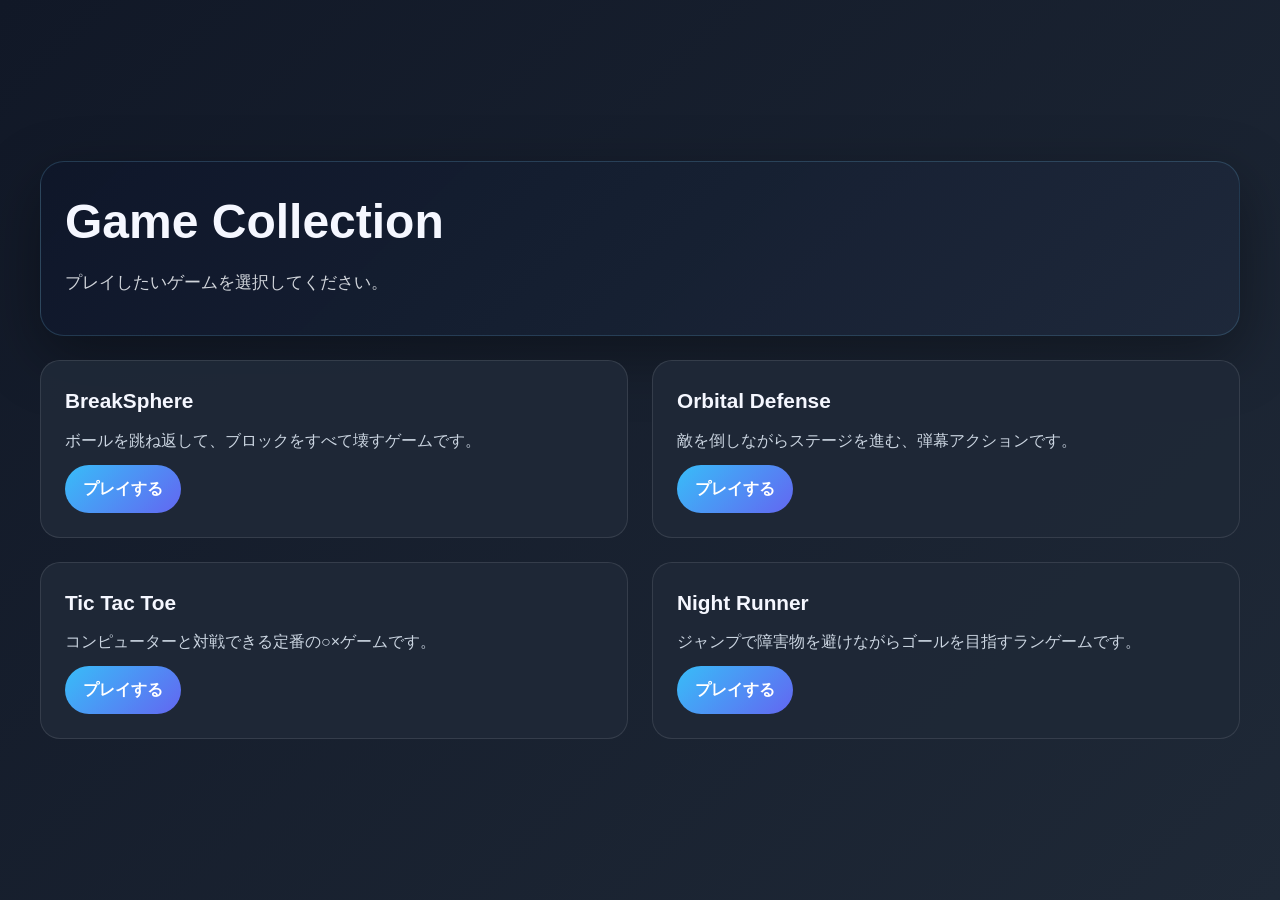
<file: docs/index.html>
<!DOCTYPE html>
<html lang="ja">
  <head>
    <meta charset="UTF-8" />
    <meta name="viewport" content="width=device-width, initial-scale=1.0" />
    <title>Game Collection</title>
    <link rel="stylesheet" href="styles.css" />
  </head>
  <body>
    <main class="page">
      <section class="hero">
        <h1>Game Collection</h1>
        <p class="description">
          プレイしたいゲームを選択してください。
        </p>
      </section>

      <section class="game-grid" aria-label="ゲーム選択">
        <article class="game-card">
          <h2>BreakSphere</h2>
          <p>ボールを跳ね返して、ブロックをすべて壊すゲームです。</p>
          <a class="primary-button" href="block-breaker.html">プレイする</a>
        </article>

        <article class="game-card">
          <h2>Orbital Defense</h2>
          <p>敵を倒しながらステージを進む、弾幕アクションです。</p>
          <a class="primary-button" href="shooting-game.html">プレイする</a>
        </article>
        
          <article class="game-card">
    <h2>Tic Tac Toe</h2>
    <p>コンピューターと対戦できる定番の○×ゲームです。</p>
    <a class="primary-button" href="tic-tac-toe.html">プレイする</a>
  </article>

<article class="game-card">
  <h2>Night Runner</h2>
  <p>ジャンプで障害物を避けながらゴールを目指すランゲームです。</p>
  <a class="primary-button" href="runner.html">プレイする</a>
</article>
      </section>
    </main>
  </body>
</html>
</file>
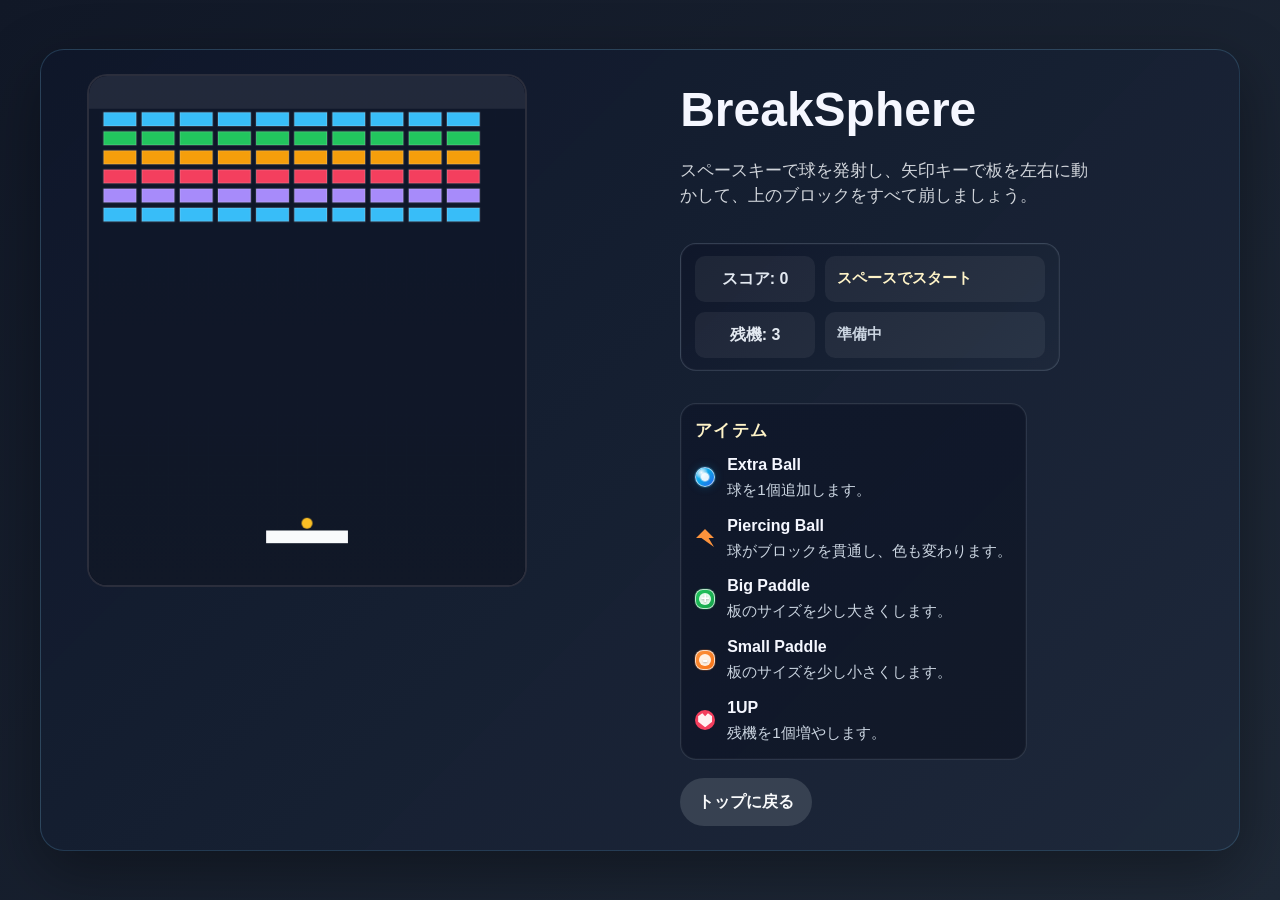
<file: docs/block-breaker.html>
<!DOCTYPE html>
<html lang="ja">
  <head>
    <meta charset="UTF-8" />
    <meta name="viewport" content="width=device-width, initial-scale=1.0" />
    <title>ブロック崩し</title>
    <link rel="stylesheet" href="styles.css" />
  </head>
  <body>
    <main class="game-page">
      <section class="game-screen">
        <div class="game-layout">
          <div class="play-panel">
            <div class="game-shell">
              <canvas id="gameCanvas" width="480" height="560" aria-label="ブロック崩しゲーム"></canvas>
            </div>
          </div>

          <div class="info-panel">
            <h1>BreakSphere</h1>
            <p class="description">
              スペースキーで球を発射し、矢印キーで板を左右に動かして、上のブロックをすべて崩しましょう。
            </p>

            <div class="hud" aria-live="polite">
              <div class="hud-row">
                <div class="hud-stat">
                  <span id="score">スコア: 0</span>
                </div>
                <div class="hud-status" id="status">スペースでスタート</div>
              </div>
              <div class="hud-row">
                <div class="hud-stat">
                  <span id="lives">残機: 3</span>
                </div>
                <div class="hud-status hud-status-secondary">準備中</div>
              </div>
            </div>

            <div class="item-legend" aria-label="アイテム一覧">
              <h2>アイテム</h2>
              <div class="legend-item">
                <span class="legend-icon extra-ball" aria-label="追加球アイコン"></span>
                <div>
                  <strong>Extra Ball</strong>
                  <p>球を1個追加します。</p>
                </div>
              </div>
              <div class="legend-item">
                <span class="legend-icon piercing" aria-label="貫通球アイコン"></span>
                <div>
                  <strong>Piercing Ball</strong>
                  <p>球がブロックを貫通し、色も変わります。</p>
                </div>
              </div>
              <div class="legend-item">
                <span class="legend-icon paddle-grow" aria-label="板拡大アイコン"></span>
                <div>
                  <strong>Big Paddle</strong>
                  <p>板のサイズを少し大きくします。</p>
                </div>
              </div>
              <div class="legend-item">
                <span class="legend-icon paddle-shrink" aria-label="板縮小アイコン"></span>
                <div>
                  <strong>Small Paddle</strong>
                  <p>板のサイズを少し小さくします。</p>
                </div>
              </div>
              <div class="legend-item">
                <span class="legend-icon life" aria-label="残機増加アイコン"></span>
                <div>
                  <strong>1UP</strong>
                  <p>残機を1個増やします。</p>
                </div>
              </div>
            </div>

            <a class="secondary-button" href="index.html">トップに戻る</a>
          </div>
        </div>
      </section>
    </main>

    <script>
      const canvas = document.getElementById("gameCanvas");
      const ctx = canvas.getContext("2d");

      const scoreEl = document.getElementById("score");
      const statusEl = document.getElementById("status");
      const livesEl = document.getElementById("lives");

      const keys = {
        ArrowLeft: false,
        ArrowRight: false,
      };

      const gameState = {
        score: 0,
        lives: 3,
        gameOver: false,
        won: false,
        launched: false,
        piercingActive: false,
        fireworksTimer: 0,
        gameOverTimer: 0,
        overlayOffset: 0,
        collectedItems: [],
      };

      const paddle = {
        x: 195,
        y: 500,
        width: 90,
        height: 14,
        speed: 7,
        baseWidth: 90,
      };

      const balls = [];
      const bricks = [];
      const items = [];
      const fireworks = [];
      const gameOverParticles = [];
      const brickSettings = {
        rowCount: 6,
        columnCount: 10,
        width: 36,
        height: 15,
        padding: 6,
        offsetTop: 40,
        offsetLeft: 16,
      };

      const itemTypes = ["extraBall", "piercing", "paddleGrow", "paddleShrink", "life"];

      function createBall() {
        const ball = {
          x: paddle.x + paddle.width / 2,
          y: paddle.y - 6 - 2,
          radius: 6,
          dx: (Math.random() > 0.5 ? 1 : -1) * 3,
          dy: -3,
          launched: gameState.launched,
          pierced: gameState.piercingActive,
          color: gameState.piercingActive ? "#fb923c" : "#fbbf24",
        };

        if (!gameState.launched) {
          ball.launched = false;
        }

        return ball;
      }

      function resetBalls() {
        balls.length = 0;
        const initialBall = createBall();
        initialBall.launched = false;
        initialBall.x = paddle.x + paddle.width / 2;
        initialBall.y = paddle.y - initialBall.radius - 2;
        initialBall.dx = (Math.random() > 0.5 ? 1 : -1) * 3;
        initialBall.dy = -3;
        balls.push(initialBall);
      }

      function createBricks() {
        bricks.length = 0;
        for (let row = 0; row < brickSettings.rowCount; row += 1) {
          for (let col = 0; col < brickSettings.columnCount; col += 1) {
            const brick = {
              x: col * (brickSettings.width + brickSettings.padding) + brickSettings.offsetLeft,
              y: row * (brickSettings.height + brickSettings.padding) + brickSettings.offsetTop,
              width: brickSettings.width,
              height: brickSettings.height,
              alive: true,
              color: ["#38bdf8", "#22c55e", "#f59e0b", "#f43f5e", "#a78bfa"][row % 5],
              itemType: Math.random() < 0.14 ? itemTypes[Math.floor(Math.random() * itemTypes.length)] : null,
            };
            bricks.push(brick);
          }
        }
      }

      function updateHud() {
        scoreEl.textContent = `スコア: ${gameState.score}`;
        livesEl.textContent = `残機: ${gameState.lives}`;
      }

      function updateStatus(text) {
        statusEl.textContent = text;
      }

      function updateItemInventory() {
        const secondaryStatus = document.querySelector(".hud-status-secondary");
        if (!secondaryStatus) {
          return;
        }

        if (gameState.collectedItems.length === 0) {
          secondaryStatus.textContent = "準備中";
          return;
        }

        const icons = gameState.collectedItems.map((item) => {
          if (item === "extraBall") return "●";
          if (item === "piercing") return "⬢";
          if (item === "paddleGrow") return "＋";
          if (item === "paddleShrink") return "－";
          if (item === "life") return "♥";
          return "•";
        });

        secondaryStatus.textContent = icons.join(" ");
      }

      function resetGame() {
        gameState.score = 0;
        gameState.lives = 3;
        gameState.gameOver = false;
        gameState.won = false;
        gameState.launched = false;
        gameState.piercingActive = false;
        gameState.fireworksTimer = 0;
        gameState.gameOverTimer = 0;
        gameState.overlayOffset = 0;
        gameState.collectedItems = [];
        items.length = 0;
        fireworks.length = 0;
        gameOverParticles.length = 0;
        createBricks();
        paddle.x = 195;
        paddle.width = paddle.baseWidth;
        resetBalls();
        updateHud();
        updateStatus("スペースでスタート");
        updateItemInventory();
      }

      function startWinEffect() {
        gameState.won = true;
        gameState.launched = false;
        fireworks.length = 0;
        updateStatus("クリア！");
        for (let i = 0; i < 28; i += 1) {
          fireworks.push({
            x: 120 + Math.random() * 240,
            y: 90 + Math.random() * 80,
            vx: (Math.random() - 0.5) * 3.2,
            vy: (Math.random() - 0.7) * 3.2,
            life: 50 + Math.random() * 40,
            maxLife: 90,
            size: 2 + Math.random() * 2.5,
            color: ["#fef3c7", "#fda4af", "#93c5fd", "#86efac", "#fde68a"][Math.floor(Math.random() * 5)],
          });
        }
      }

      function startGameOverEffect() {
        gameState.gameOver = true;
        gameState.launched = false;
        gameOverParticles.length = 0;
        updateStatus("ゲームオーバー");
        for (let i = 0; i < 54; i += 1) {
          gameOverParticles.push({
            x: canvas.width / 2,
            y: canvas.height / 2 - 30,
            vx: (Math.random() - 0.5) * 4.2,
            vy: (Math.random() - 0.5) * 4.2,
            life: 45 + Math.random() * 30,
            maxLife: 75,
            size: 2 + Math.random() * 3,
            color: ["#fda4af", "#fb923c", "#fbbf24", "#f8fafc"][Math.floor(Math.random() * 4)],
          });
        }
      }

      function updateEffects() {
        if (gameState.won) {
          gameState.fireworksTimer += 1;
          if (gameState.fireworksTimer % 5 === 0) {
            for (let i = 0; i < 10; i += 1) {
              fireworks.push({
                x: 120 + Math.random() * 240,
                y: 90 + Math.random() * 80,
                vx: (Math.random() - 0.5) * 3.2,
                vy: (Math.random() - 0.7) * 3.2,
                life: 50 + Math.random() * 40,
                maxLife: 90,
                size: 2 + Math.random() * 2.5,
                color: ["#fef3c7", "#fda4af", "#93c5fd", "#86efac", "#fde68a"][Math.floor(Math.random() * 5)],
              });
            }
          }

          for (let i = fireworks.length - 1; i >= 0; i -= 1) {
            const particle = fireworks[i];
            particle.x += particle.vx;
            particle.y += particle.vy;
            particle.vy += 0.02;
            particle.life -= 1;
            if (particle.life <= 0) {
              fireworks.splice(i, 1);
            }
          }
        }

        if (gameState.gameOver) {
          gameState.gameOverTimer += 1;
          gameState.overlayOffset = (Math.random() - 0.5) * 8;
          if (gameState.gameOverTimer % 3 === 0) {
            for (let i = 0; i < 6; i += 1) {
              gameOverParticles.push({
                x: canvas.width / 2,
                y: canvas.height / 2 - 30,
                vx: (Math.random() - 0.5) * 4.2,
                vy: (Math.random() - 0.5) * 4.2,
                life: 45 + Math.random() * 30,
                maxLife: 75,
                size: 2 + Math.random() * 3,
                color: ["#fda4af", "#fb923c", "#fbbf24", "#f8fafc"][Math.floor(Math.random() * 4)],
              });
            }
          }

          for (let i = gameOverParticles.length - 1; i >= 0; i -= 1) {
            const particle = gameOverParticles[i];
            particle.x += particle.vx;
            particle.y += particle.vy;
            particle.vy += 0.04;
            particle.life -= 1;
            if (particle.life <= 0) {
              gameOverParticles.splice(i, 1);
            }
          }
        }
      }

      function handleLifeLost() {
        gameState.lives -= 1;
        updateHud();
        if (gameState.lives <= 0) {
          startGameOverEffect();
        } else {
          gameState.launched = false;
          items.length = 0;
          resetBalls();
          updateStatus("残機が減りました。スペースで再スタート");
        }
      }

      function spawnItemFromBrick(brick) {
        if (!brick.itemType) {
          return;
        }

        items.push({
          x: brick.x + brick.width / 2,
          y: brick.y + brick.height / 2,
          width: 20,
          height: 20,
          type: brick.itemType,
          speed: 2.2,
        });
      }

      function applyItemEffect(type) {
        if (type === "extraBall") {
          if (!gameState.collectedItems.includes("extraBall")) {
            gameState.collectedItems.push("extraBall");
          }
          const extraBall = createBall();
          extraBall.launched = gameState.launched;
          if (gameState.launched) {
            extraBall.x = paddle.x + paddle.width / 2;
            extraBall.y = paddle.y - extraBall.radius - 2;
          } else {
            extraBall.x = paddle.x + paddle.width / 2;
            extraBall.y = paddle.y - extraBall.radius - 2;
            extraBall.launched = false;
          }
          balls.push(extraBall);
          updateStatus("球が1個増えました");
          updateItemInventory();
          return;
        }

        if (type === "piercing") {
          if (!gameState.collectedItems.includes("piercing")) {
            gameState.collectedItems.push("piercing");
          }
          gameState.piercingActive = true;
          balls.forEach((ball) => {
            ball.pierced = true;
            ball.color = "#fb923c";
          });
          updateStatus("球が貫通モードになりました");
          updateItemInventory();
          return;
        }

        if (type === "paddleGrow") {
          if (!gameState.collectedItems.includes("paddleGrow")) {
            gameState.collectedItems.push("paddleGrow");
          }
          paddle.width = Math.min(paddle.width + 16, 120);
          updateStatus("板が少し大きくなりました");
          updateItemInventory();
          return;
        }

        if (type === "paddleShrink") {
          if (!gameState.collectedItems.includes("paddleShrink")) {
            gameState.collectedItems.push("paddleShrink");
          }
          paddle.width = Math.max(paddle.width - 16, 60);
          updateStatus("板が少し小さくなりました");
          updateItemInventory();
          return;
        }

        if (type === "life") {
          if (!gameState.collectedItems.includes("life")) {
            gameState.collectedItems.push("life");
          }
          gameState.lives += 1;
          updateHud();
          updateStatus("残機が1個増えました");
          updateItemInventory();
        }
      }

      function updateItems() {
        for (let i = items.length - 1; i >= 0; i -= 1) {
          const item = items[i];
          item.y += item.speed;

          const itemRect = {
            x: item.x - item.width / 2,
            y: item.y - item.height / 2,
            width: item.width,
            height: item.height,
          };
          const paddleRect = {
            x: paddle.x,
            y: paddle.y,
            width: paddle.width,
            height: paddle.height,
          };

          if (
            itemRect.x + itemRect.width >= paddleRect.x &&
            itemRect.x <= paddleRect.x + paddleRect.width &&
            itemRect.y + itemRect.height >= paddleRect.y &&
            itemRect.y <= paddleRect.y + paddleRect.height
          ) {
            applyItemEffect(item.type);
            items.splice(i, 1);
            continue;
          }

          if (itemRect.y - itemRect.height > canvas.height) {
            items.splice(i, 1);
          }
        }
      }

      function checkBrickCollision(ball) {
        for (const brick of bricks) {
          if (!brick.alive) continue;
          if (
            ball.x + ball.radius > brick.x &&
            ball.x - ball.radius < brick.x + brick.width &&
            ball.y + ball.radius > brick.y &&
            ball.y - ball.radius < brick.y + brick.height
          ) {
            brick.alive = false;
            gameState.score += 100;
            spawnItemFromBrick(brick);
            if (ball.pierced) {
              updateHud();
              continue;
            }
            ball.dy *= -1;
            updateHud();
            break;
          }
        }

        if (bricks.every((brick) => !brick.alive)) {
          startWinEffect();
        }
      }

      function update() {
        if (gameState.gameOver || gameState.won) {
          updateEffects();
          return;
        }

        if (keys.ArrowLeft) {
          paddle.x -= paddle.speed;
        }
        if (keys.ArrowRight) {
          paddle.x += paddle.speed;
        }
        paddle.x = Math.max(0, Math.min(canvas.width - paddle.width, paddle.x));

        if (!gameState.launched) {
          balls.forEach((ball) => {
            ball.x = paddle.x + paddle.width / 2;
            ball.y = paddle.y - ball.radius - 2;
          });
          updateItems();
          return;
        }

        const activeBalls = [];
        balls.forEach((ball) => {
          if (!ball.launched) {
            activeBalls.push(ball);
            return;
          }

          ball.x += ball.dx;
          ball.y += ball.dy;

          if (ball.x - ball.radius <= 0 || ball.x + ball.radius >= canvas.width) {
            ball.dx *= -1;
            ball.x = Math.max(ball.radius, Math.min(canvas.width - ball.radius, ball.x));
          }

          if (ball.y - ball.radius <= 0) {
            ball.dy *= -1;
            ball.y = ball.radius;
          }

          if (
            ball.y + ball.radius >= paddle.y &&
            ball.y - ball.radius <= paddle.y + paddle.height &&
            ball.x + ball.radius >= paddle.x &&
            ball.x - ball.radius <= paddle.x + paddle.width &&
            ball.dy > 0
          ) {
            ball.dy = -Math.abs(ball.dy);
            const hitPoint = (ball.x - (paddle.x + paddle.width / 2)) / (paddle.width / 2);
            ball.dx = hitPoint * 4;
            ball.y = paddle.y - ball.radius - 1;
          }

          if (ball.y - ball.radius > canvas.height) {
            return;
          }

          activeBalls.push(ball);
          checkBrickCollision(ball);
        });

        balls.splice(0, balls.length, ...activeBalls);
        if (balls.length === 0) {
          handleLifeLost();
        }

        updateItems();
      }

      function drawBackground() {
        const gradient = ctx.createLinearGradient(0, 0, 0, canvas.height);
        gradient.addColorStop(0, "#0f172a");
        gradient.addColorStop(1, "#111827");
        ctx.fillStyle = gradient;
        ctx.fillRect(0, 0, canvas.width, canvas.height);

        ctx.fillStyle = "rgba(255,255,255,0.08)";
        ctx.fillRect(0, 0, canvas.width, 36);
      }

      function drawBricks() {
        bricks.forEach((brick) => {
          if (!brick.alive) return;
          ctx.fillStyle = brick.color;
          ctx.fillRect(brick.x, brick.y, brick.width, brick.height);
          ctx.strokeStyle = "rgba(255,255,255,0.25)";
          ctx.strokeRect(brick.x, brick.y, brick.width, brick.height);
        });
      }

      function drawPaddle() {
        ctx.fillStyle = "#f8fafc";
        ctx.fillRect(paddle.x, paddle.y, paddle.width, paddle.height);
      }

      function drawBalls() {
        balls.forEach((ball) => {
          ctx.beginPath();
          ctx.arc(ball.x, ball.y, ball.radius, 0, Math.PI * 2);
          ctx.fillStyle = ball.color;
          ctx.fill();
        });
      }

      function drawItems() {
        items.forEach((item) => {
          ctx.save();
          ctx.translate(item.x, item.y);
          if (item.type === "extraBall") {
            ctx.fillStyle = "#38bdf8";
            ctx.fillRect(-10, -10, 20, 20);
            ctx.fillStyle = "#eff6ff";
            ctx.beginPath();
            ctx.arc(0, 0, 5, 0, Math.PI * 2);
            ctx.fill();
            ctx.fillRect(-1, -8, 2, 16);
            ctx.fillRect(-8, -1, 16, 2);
          } else if (item.type === "piercing") {
            ctx.fillStyle = "#fb923c";
            ctx.beginPath();
            ctx.moveTo(0, -10);
            ctx.lineTo(9, -1);
            ctx.lineTo(4, -1);
            ctx.lineTo(10, 10);
            ctx.lineTo(1, 1);
            ctx.lineTo(6, 1);
            ctx.closePath();
            ctx.fill();
          } else if (item.type === "paddleGrow") {
            ctx.fillStyle = "#22c55e";
            ctx.fillRect(-10, -5, 20, 10);
            ctx.fillStyle = "#f0fdf4";
            ctx.fillRect(-1, -8, 2, 16);
            ctx.fillRect(-8, -1, 16, 2);
          } else if (item.type === "paddleShrink") {
            ctx.fillStyle = "#f97316";
            ctx.fillRect(-10, -5, 20, 10);
            ctx.fillStyle = "#fff7ed";
            ctx.fillRect(-8, -1, 16, 2);
          } else {
            ctx.fillStyle = "#f43f5e";
            ctx.beginPath();
            ctx.moveTo(0, -8);
            ctx.bezierCurveTo(0, -12, 6, -12, 8, -8);
            ctx.bezierCurveTo(10, -4, 6, 2, 0, 8);
            ctx.bezierCurveTo(-6, 2, -10, -4, -8, -8);
            ctx.bezierCurveTo(-6, -12, 0, -12, 0, -8);
            ctx.fill();
          }
          ctx.restore();
        });
      }

      function drawEffectsOverlay() {
        if (gameState.won) {
          ctx.save();
          ctx.globalCompositeOperation = "screen";
          fireworks.forEach((particle) => {
            const alpha = particle.life / particle.maxLife;
            ctx.beginPath();
            ctx.globalAlpha = alpha;
            ctx.fillStyle = particle.color;
            ctx.arc(particle.x, particle.y, particle.size, 0, Math.PI * 2);
            ctx.fill();
          });
          ctx.restore();

          ctx.save();
          ctx.font = "bold 38px sans-serif";
          ctx.textAlign = "center";
          ctx.fillStyle = "#fef3c7";
          ctx.fillText("CLEAR!", canvas.width / 2, 120);
          ctx.restore();
        }

        if (gameState.gameOver) {
          ctx.save();
          ctx.globalCompositeOperation = "screen";
          gameOverParticles.forEach((particle) => {
            const alpha = particle.life / particle.maxLife;
            ctx.beginPath();
            ctx.globalAlpha = alpha;
            ctx.fillStyle = particle.color;
            ctx.arc(particle.x, particle.y, particle.size, 0, Math.PI * 2);
            ctx.fill();
          });
          ctx.restore();

          ctx.save();
          ctx.font = "bold 42px sans-serif";
          ctx.textAlign = "center";
          ctx.fillStyle = "#fda4af";
          ctx.fillText("GAME OVER", canvas.width / 2, canvas.height / 2);
          ctx.restore();
        }
      }

      function draw() {
        drawBackground();
        drawBricks();
        drawItems();
        drawPaddle();
        drawBalls();
        drawEffectsOverlay();
      }

      function loop() {
        update();
        draw();
        requestAnimationFrame(loop);
      }

      window.addEventListener("keydown", (event) => {
        if (event.code === "ArrowLeft" || event.code === "ArrowRight") {
          keys[event.code] = true;
          event.preventDefault();
        }
        if (event.code === "Space") {
          event.preventDefault();
          if (gameState.gameOver || gameState.won) {
            resetGame();
          } else if (!gameState.launched) {
            gameState.launched = true;
            balls.forEach((ball) => {
              if (!ball.launched) {
                ball.launched = true;
                ball.dx = (Math.random() > 0.5 ? 1 : -1) * 3;
                ball.dy = -3;
              }
            });
            updateStatus("");
          }
        }
      });

      window.addEventListener("keyup", (event) => {
        if (event.code === "ArrowLeft" || event.code === "ArrowRight") {
          keys[event.code] = false;
        }
      });

      createBricks();
      resetBalls();
      updateHud();
      loop();
    </script>
  </body>
</html>
</file>
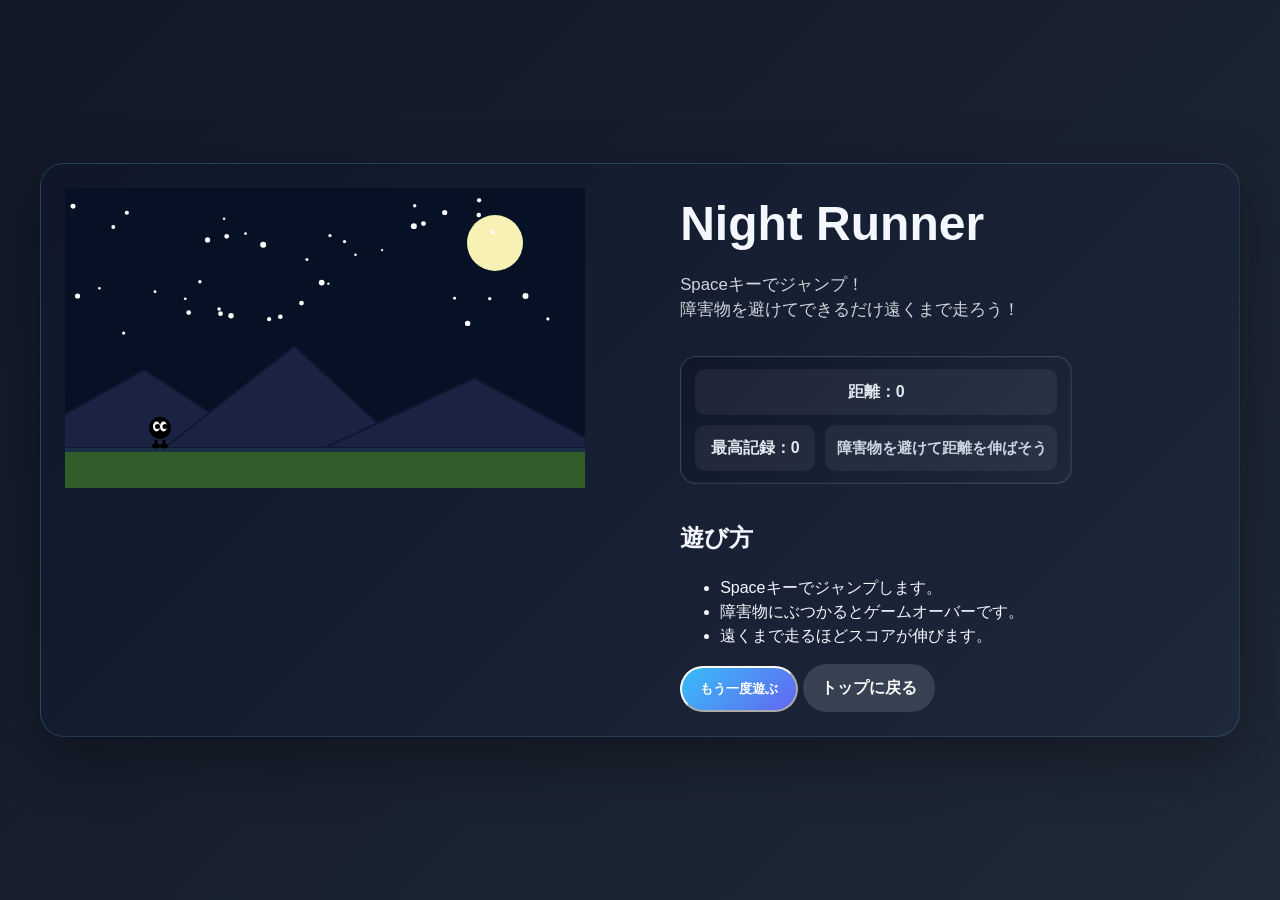
<file: docs/runner.html>
<!DOCTYPE html>
<html lang="ja">

<head>
  <meta charset="UTF-8">
  <meta name="viewport" content="width=device-width, initial-scale=1.0">

  <title>Runner Game</title>

  <link rel="stylesheet" href="styles.css">
</head>

<body>

  <main class="game-page">

    <section class="game-screen">

      <div class="game-layout">

        <!-- ゲーム画面 -->
        <div class="play-panel">

          <div class="game-shell">

            <canvas
              id="c"
              width="520"
              height="300">
            </canvas>

          </div>

        </div>

        <!-- 情報 -->
        <div class="info-panel">

          <h1>Night Runner</h1>

          <p class="description">
            Spaceキーでジャンプ！<br>
            障害物を避けてできるだけ遠くまで走ろう！
          </p>

          <div class="hud">

            <div class="hud-row hud-row-single">

              <div class="hud-stat hud-stat-wide">
                <span id="s">距離：0</span>
              </div>

            </div>

            <div class="hud-row">

              <div class="hud-stat">
                <span id="best">最高記録：0</span>
              </div>

              <div class="hud-status hud-status-secondary" id="secondary">
                障害物を避けて距離を伸ばそう
              </div>

            </div>

          </div>

          <div class="action-row">

            <h2>遊び方</h2>

            <ul>
              <li>Spaceキーでジャンプします。</li>
              <li>障害物にぶつかるとゲームオーバーです。</li>
              <li>遠くまで走るほどスコアが伸びます。</li>
            </ul>

          </div>

          <div class="action-row">
            <button
              class="primary-button"
              type="button"
              onclick="this.blur(); reset();">
              もう一度遊ぶ
            </button>
            <a
              class="secondary-button"
              href="index.html">
              トップに戻る
            </a>
          </div>

        </div>

      </div>

    </section>

  </main>

  <script>

    const c = document.getElementById("c");
    const x = c.getContext("2d");
    const S = document.getElementById("s");
    const B = document.getElementById("best");
    const secondaryStatus = document.getElementById("secondary");

    let p;
    let o;
    let d;
    let v;
    let g;
    let started = false;
    let gameOverTimer = 0;
    let best = Number(localStorage.getItem("runnerBest") || 0);
    const stars = [];
    let backgroundOffset = 0;
    let backgroundSceneIndex = 0;
    let spawnTimer = 0;
    let nextSpawnGap = 170;
    const backgroundScenes = [
      [
        { type: "mountain", x1: -40, x2: 100, x3: 220, top: 182 },
        { type: "mountain", x1: 120, x2: 250, x3: 360, top: 158 },
        { type: "mountain", x1: 280, x2: 430, x3: 560, top: 190 }
      ],
      [
        { type: "house", x: 40, y: 215, w: 44, h: 36, roof: 16 },
        { type: "house", x: 120, y: 222, w: 42, h: 30, roof: 14 },
        { type: "house", x: 200, y: 214, w: 48, h: 38, roof: 16 },
        { type: "house", x: 300, y: 224, w: 40, h: 28, roof: 14 },
        { type: "house", x: 380, y: 216, w: 46, h: 36, roof: 16 }
      ],
      [
        { type: "castle", x: 70, y: 182, w: 120, h: 78 },
        { type: "castle", x: 210, y: 198, w: 96, h: 62 },
        { type: "castle", x: 340, y: 188, w: 110, h: 72 }
      ],
      [
        { type: "dragon", x: 80, y: 160, scale: 1 },
        { type: "dragon", x: 260, y: 192, scale: 0.72 }
      ],
      [
        { type: "ufo", x: 90, y: 120, w: 150, h: 40 },
        { type: "ufo", x: 300, y: 148, w: 110, h: 30 }
      ]
    ];
for (let i = 0; i < 40; i++) {

  stars.push({
    x: Math.random() * 520,
    y: Math.random() * 150,
    r: Math.random() * 2 + 1
  });

}
    function reset() {

      p = {
        x: 80,
        y: 220,
        w: 30,
        h: 40,
        v: 0
      };

      o = [];
      d = 0;
      v = 4.8;
      g = false;
      started = false;
      gameOverTimer = 0;
      spawnTimer = 140;
      nextSpawnGap = 180;
      B.textContent = "最高記録：" + best;
      secondaryStatus.textContent = "障害物を避けて距離を伸ばそう";

    }

    reset();

    function drawBackgroundScene(scene, offset) {
      x.save();
      x.translate(offset, 0);
      x.fillStyle = "#1a2442";
      x.strokeStyle = "#0f1832";
      x.lineWidth = 2;

      scene.forEach(shape => {
        if (shape.type === "mountain") {
          x.beginPath();
          x.moveTo(shape.x1, 260);
          x.lineTo(shape.x2, shape.top);
          x.lineTo(shape.x3, 260);
          x.closePath();
          x.fill();
          x.stroke();
          return;
        }

        if (shape.type === "house") {
          x.fillRect(shape.x, shape.y + 8, shape.w, shape.h - 8);
          x.beginPath();
          x.moveTo(shape.x - 6, shape.y + 8);
          x.lineTo(shape.x + shape.w / 2, shape.y - shape.roof);
          x.lineTo(shape.x + shape.w + 6, shape.y + 8);
          x.closePath();
          x.fill();
          x.stroke();
          x.fillRect(shape.x + 10, shape.y + 18, 8, 14);
          x.fillRect(shape.x + 26, shape.y + 18, 8, 14);
          return;
        }

if (shape.type === "castle") {

  x.fillStyle = "#1a2442";

  // 城本体
  x.fillRect(shape.x + 20, shape.y + 30, shape.w - 40, shape.h - 30);

  // 左塔
  x.fillRect(shape.x, shape.y + 10, 24, shape.h + 10);

  // 中央塔
  x.fillRect(shape.x + shape.w / 2 - 16, shape.y - 10, 32, shape.h + 30);

  // 右塔
  x.fillRect(shape.x + shape.w - 24, shape.y + 10, 24, shape.h + 10);

  // ギザギザ
  for(let i=0;i<7;i++){
      x.fillRect(shape.x+20+i*12,shape.y+24,6,8);
  }

  for(let i=0;i<3;i++){
      x.fillRect(shape.x+2+i*8,shape.y+4,5,7);
      x.fillRect(shape.x+shape.w-22+i*8,shape.y+4,5,7);
  }

  // 旗
  x.strokeStyle="#555";
  x.lineWidth=2;

  x.beginPath();
  x.moveTo(shape.x+shape.w/2,shape.y-10);
  x.lineTo(shape.x+shape.w/2,shape.y-30);
  x.stroke();

  x.fillStyle="#ff4040";
  x.beginPath();
  x.moveTo(shape.x+shape.w/2,shape.y-30);
  x.lineTo(shape.x+shape.w/2+16,shape.y-24);
  x.lineTo(shape.x+shape.w/2,shape.y-18);
  x.fill();
}

if (shape.type === "dragon") {

    const s=shape.scale;
    const X=shape.x;
    const Y=shape.y;

x.fillStyle="#334d78";
x.strokeStyle="#0b1225";

    // 胴体
    x.beginPath();
    x.ellipse(X+70*s,Y+40*s,40*s,14*s,0,0,Math.PI*2);
    x.fill();

    // 頭
    x.beginPath();
    x.arc(X+118*s,Y+35*s,12*s,0,Math.PI*2);
    x.fill();

    // 首
    x.lineWidth=10*s;
    x.strokeStyle="#1a2442";
    x.beginPath();
    x.moveTo(X+90*s,Y+38*s);
    x.quadraticCurveTo(X+105*s,Y+20*s,X+116*s,Y+34*s);
    x.stroke();

    // 翼（左）
    x.beginPath();
    x.moveTo(X+55*s,Y+30*s);
    x.lineTo(X+15*s,Y-10*s);
    x.lineTo(X+80*s,Y+10*s);
    x.closePath();
    x.fill();

    // 翼（右）
    x.beginPath();
    x.moveTo(X+78*s,Y+28*s);
    x.lineTo(X+40*s,Y-20*s);
    x.lineTo(X+110*s,Y+6*s);
    x.closePath();
    x.fill();

    // 尻尾
    x.lineWidth=6*s;
    x.beginPath();
    x.moveTo(X+28*s,Y+40*s);
    x.quadraticCurveTo(X-10*s,Y+55*s,X-25*s,Y+25*s);
    x.stroke();

    // 角
    x.beginPath();
    x.moveTo(X+116*s,Y+20*s);
    x.lineTo(X+122*s,Y+10*s);
    x.lineTo(X+110*s,Y+18*s);
    x.fill();

    // 赤い目
    x.fillStyle="#ff3030";
    x.beginPath();
    x.arc(X+122*s,Y+34*s,2*s,0,Math.PI*2);
    x.fill();
}
if (shape.type==="ufo"){

    const cx=shape.x+shape.w/2;

    // 下皿
    x.fillStyle="#26344d";
    x.beginPath();
    x.ellipse(cx,shape.y+26,shape.w/2,14,0,0,Math.PI*2);
    x.fill();

    // ドーム
    x.fillStyle="#8fd8ff";
    x.beginPath();
    x.ellipse(cx, shape.y + 16, shape.w / 4, 12, 0, Math.PI, Math.PI * 2);
    x.fill();

    // 窓
    x.fillStyle="#ffe97a";

    for(let i=-2;i<=2;i++){
        x.beginPath();
        x.arc(cx+i*18,shape.y+24,3,0,Math.PI*2);
        x.fill();
    }

    // 光線
    x.fillStyle="rgba(255,255,180,.18)";
    x.beginPath();
    x.moveTo(cx-18,shape.y+38);
    x.lineTo(cx+18,shape.y+38);
    x.lineTo(cx+42,260);
    x.lineTo(cx-42,260);
    x.closePath();
    x.fill();
}
      });

      x.restore();
    }

document.addEventListener("keydown", (e) => {

  if (e.code !== "Space") return;
  e.preventDefault();

  if (e.repeat) return;

  // ゲームオーバー中は何もしない
  if (g) return;

  // 最初のSpaceでスタート
  if (!started) {
    started = true;
    return;
  }

  // スタート後はジャンプ
  if (p.y >= 220) {
    p.v = -11.2;
  }

});
function drawBackground() {

  // 夜空
  x.fillStyle = "#071126";
  x.fillRect(0, 0, 520, 300);

  // 月
  x.beginPath();
  x.arc(430, 55, 28, 0, Math.PI * 2);
  x.fillStyle = "#f8f1b5";
  x.fill();

  // 星
  x.fillStyle = "#ffffff";

  stars.forEach(star => {

    x.beginPath();
    x.arc(star.x, star.y, star.r, 0, Math.PI * 2);
    x.fill();

  });

  // 背景シルエット
  drawBackgroundScene(backgroundScenes[backgroundSceneIndex], backgroundOffset);

  // 地面
  x.fillStyle = "#315d2b";
  x.fillRect(0, 260, 520, 40);
  x.fillStyle = "#1b2f45";
  x.fillRect(0, 260, 520, 4);

}
    function spawn() {

      if (spawnTimer > 0) {
        spawnTimer -= Math.max(1.2, v * 0.8);
        return;
      }

      const hasObstacleAhead = o.some(ob => ob.x > 220 && ob.x < 500);
      if (hasObstacleAhead) {
        spawnTimer = 30;
        return;
      }

const types = [
  "rock",
  "poop",
  "fire",
  "bush"
];

const type = types[Math.floor(Math.random() * types.length)];
      let size = 22;
      let height = 24;
      let gapBonus = 0;

      if (type === "rock") {
        size = 24 + Math.random() * 12;
        height = 24 + Math.random() * 12;
      } else if (type === "barrel") {
        size = 28 + Math.random() * 10;
        height = 32 + Math.random() * 8;
        gapBonus = 45;
      } else {
        size = 18 + Math.random() * 8;
        height = 18 + Math.random() * 8;
        gapBonus = 20;
      }

      o.push({
        x: 820,
        type,
        w: size,
        h: height
      });

      spawnTimer = nextSpawnGap + gapBonus;
      nextSpawnGap = 155 + Math.random() * 40 + (type === "barrel" ? 25 : 0);

    }

function updateGameOverAnimation() {
  if (!g) return;

  gameOverTimer++;

  if (gameOverTimer < 18) {
    p.y -= 5;
  } else if (p.y < 320) {
    p.y += 8;
  }
}

function drawPlayer() {

  const bodyX = p.x + p.w / 2;
  const wobble = Math.sin(d * 0.25) * 1;
  const bodyY = p.y + p.h / 2 + wobble;

  const legSwing = Math.sin(d * 0.7) * 1.2;

  //--------------------
  // 体
  //--------------------
  x.fillStyle = g ? "#8b0000" : "#000";
  x.beginPath();
  x.arc(bodyX, bodyY, 11, 0, Math.PI * 2);
  x.fill();

  //--------------------
  // 白目
  //--------------------
  x.fillStyle = "#fff";
  x.beginPath();
  x.ellipse(bodyX - 3.5, bodyY - 1.5, 3.5, 5, 0, 0, Math.PI * 2);
  x.ellipse(bodyX + 3.5, bodyY - 1.5, 3.5, 5, 0, 0, Math.PI * 2);
  x.fill();

  //--------------------
  // 黒目
  //--------------------
  x.fillStyle = "#000";
  x.beginPath();
  x.arc(bodyX - 2.5, bodyY - 1.5, 2.5, 0, Math.PI * 2);
  x.arc(bodyX + 5, bodyY - 1.5, 2.5, 0, Math.PI * 2);
  x.fill();

  //--------------------
  // 足（短め）
  //--------------------
  x.strokeStyle = "#000";
  x.lineWidth = 2.5;

  // 左足
  x.beginPath();
  x.moveTo(bodyX - 4, bodyY + 12);
  x.lineTo(bodyX - 4 + legSwing, bodyY + 16);
  x.stroke();

  // 右足
  x.beginPath();
  x.moveTo(bodyX + 4, bodyY + 12);
  x.lineTo(bodyX + 4 - legSwing, bodyY + 16);
  x.stroke();

  //--------------------
  // 足先
  //--------------------
  x.fillStyle = "#000";

  // 左
  x.beginPath();
  x.ellipse(
    bodyX - 4 + legSwing,
    bodyY + 18,
    4,
    2.5,
    0,
    0,
    Math.PI * 2
  );
  x.fill();

  // 右
  x.beginPath();
  x.ellipse(
    bodyX + 4 - legSwing,
    bodyY + 18,
    4,
    2.5,
    0,
    0,
    Math.PI * 2
  );
  x.fill();
}
    function loop() {

      requestAnimationFrame(loop);

      drawBackground();

      // ゲーム進行
      if (!g) {
        backgroundOffset -= 0.35;
        if (backgroundOffset <= -520) {
          backgroundOffset = 520;
          backgroundSceneIndex = (backgroundSceneIndex + 1) % backgroundScenes.length;
        }
      }

      if (started && !g) {
        d++;
        v += 0.00028;
        spawn();
      }

      if (started) {
        p.v = (p.v || 0) + 0.58;
        p.y += p.v;
      }

      if (g) {
        updateGameOverAnimation();
      }

      if (p.y > 220 && !g) {
        p.y = 220;
        p.v = 0;
      }

      // プレイヤー
      drawPlayer();

      // 障害物
      o.forEach(a => {
        if (started && !g) {
          a.x -= v;
        }

        if (a.type === "rock") {
          const baseY = 260 - a.h * 0.82;
          x.fillStyle = "#6f7480";
          x.strokeStyle = "#3f434c";
          x.lineWidth = 2;
          x.beginPath();
          x.moveTo(a.x + a.w * 0.16, baseY + a.h * 0.22);
          x.lineTo(a.x + a.w * 0.04, baseY + a.h * 0.64);
          x.lineTo(a.x + a.w * 0.18, baseY + a.h * 0.92);
          x.lineTo(a.x + a.w * 0.38, baseY + a.h * 0.82);
          x.lineTo(a.x + a.w * 0.58, baseY + a.h * 0.96);
          x.lineTo(a.x + a.w * 0.8, baseY + a.h * 0.74);
          x.lineTo(a.x + a.w * 0.96, baseY + a.h * 0.56);
          x.lineTo(a.x + a.w * 0.84, baseY + a.h * 0.16);
          x.lineTo(a.x + a.w * 0.58, baseY + a.h * 0.02);
          x.lineTo(a.x + a.w * 0.32, baseY + a.h * 0.08);
          x.closePath();
          x.fill();
          x.stroke();

          x.fillStyle = "rgba(255,255,255,0.16)";
          x.beginPath();
          x.moveTo(a.x + a.w * 0.2, baseY + a.h * 0.18);
          x.lineTo(a.x + a.w * 0.34, baseY + a.h * 0.08);
          x.lineTo(a.x + a.w * 0.54, baseY + a.h * 0.38);
          x.closePath();
          x.fill();
        }

if (a.type === "bush") {

  const y = 260;

  x.fillStyle = "#2e8b3c";

  x.beginPath();

  x.arc(a.x + 8, y - 10, 8, 0, Math.PI * 2);
  x.arc(a.x + 16, y - 15, 10, 0, Math.PI * 2);
  x.arc(a.x + 27, y - 11, 8, 0, Math.PI * 2);

  x.fill();

  x.fillStyle = "#49a857";

  x.beginPath();

  x.arc(a.x + 14, y - 16, 3, 0, Math.PI * 2);
  x.arc(a.x + 22, y - 12, 2.5, 0, Math.PI * 2);

  x.fill();
}
if (a.type === "poop") {

  const cx = a.x + a.w / 2;
  const y = 260;

  x.fillStyle = "#7b4b1f";

  // 下段
  x.beginPath();
  x.ellipse(cx, y - 7, 10, 5, 0, 0, Math.PI * 2);
  x.fill();

  // 中段
  x.beginPath();
  x.ellipse(cx, y - 13, 8, 4.5, 0, 0, Math.PI * 2);
  x.fill();

  // 上段
  x.beginPath();
  x.ellipse(cx, y - 18, 5, 3.5, 0, 0, Math.PI * 2);
  x.fill();

  // 先端
  x.beginPath();
  x.moveTo(cx, y - 25);
  x.lineTo(cx + 2, y - 20);
  x.lineTo(cx - 2, y - 20);
  x.closePath();
  x.fill();

  // ハイライト
  x.fillStyle = "rgba(255,255,255,.18)";
  x.beginPath();
  x.arc(cx - 3, y - 15, 1.8, 0, Math.PI * 2);
  x.fill();
}
if (a.type === "fire") {

  const y = 260;

  // 木
  x.strokeStyle = "#5d3a18";
  x.lineWidth = 3;

  x.beginPath();
  x.moveTo(a.x + 6, y - 4);
  x.lineTo(a.x + 18, y - 12);

  x.moveTo(a.x + 18, y - 4);
  x.lineTo(a.x + 6, y - 12);
  x.stroke();

  // 炎（外）
  x.fillStyle = "#ff8c00";
  x.beginPath();
  x.moveTo(a.x + 12, y - 26);
  x.quadraticCurveTo(a.x + 25, y - 14, a.x + 12, y - 4);
  x.quadraticCurveTo(a.x - 1, y - 14, a.x + 12, y - 26);
  x.fill();

  // 炎（内）
  x.fillStyle = "#ffe45c";
  x.beginPath();
  x.moveTo(a.x + 12, y - 20);
  x.quadraticCurveTo(a.x + 18, y - 13, a.x + 12, y - 6);
  x.quadraticCurveTo(a.x + 6, y - 13, a.x + 12, y - 20);
  x.fill();
}

        // 当たり判定
        if (
          a.x + a.w > p.x &&
          a.x < p.x + p.w &&
          260 - a.h < p.y + p.h
        ) {
          g = true;
        }
      });

      o = o.filter(a => a.x > -150);

      if (g && gameOverTimer === 1) {
        if (d > best) {
          best = d;
          localStorage.setItem("runnerBest", best);
          B.textContent = "最高記録：" + best;
        }
        secondaryStatus.textContent = "ゲームオーバー！ もう一度遊んで挑戦しよう";
      }

      if (g) {
        S.textContent = "ゲームオーバー！ 距離：" + d;
      } else {
        S.textContent = "距離：" + d;
      }
    }

    loop();

  </script>

</body>

</html>
</file>
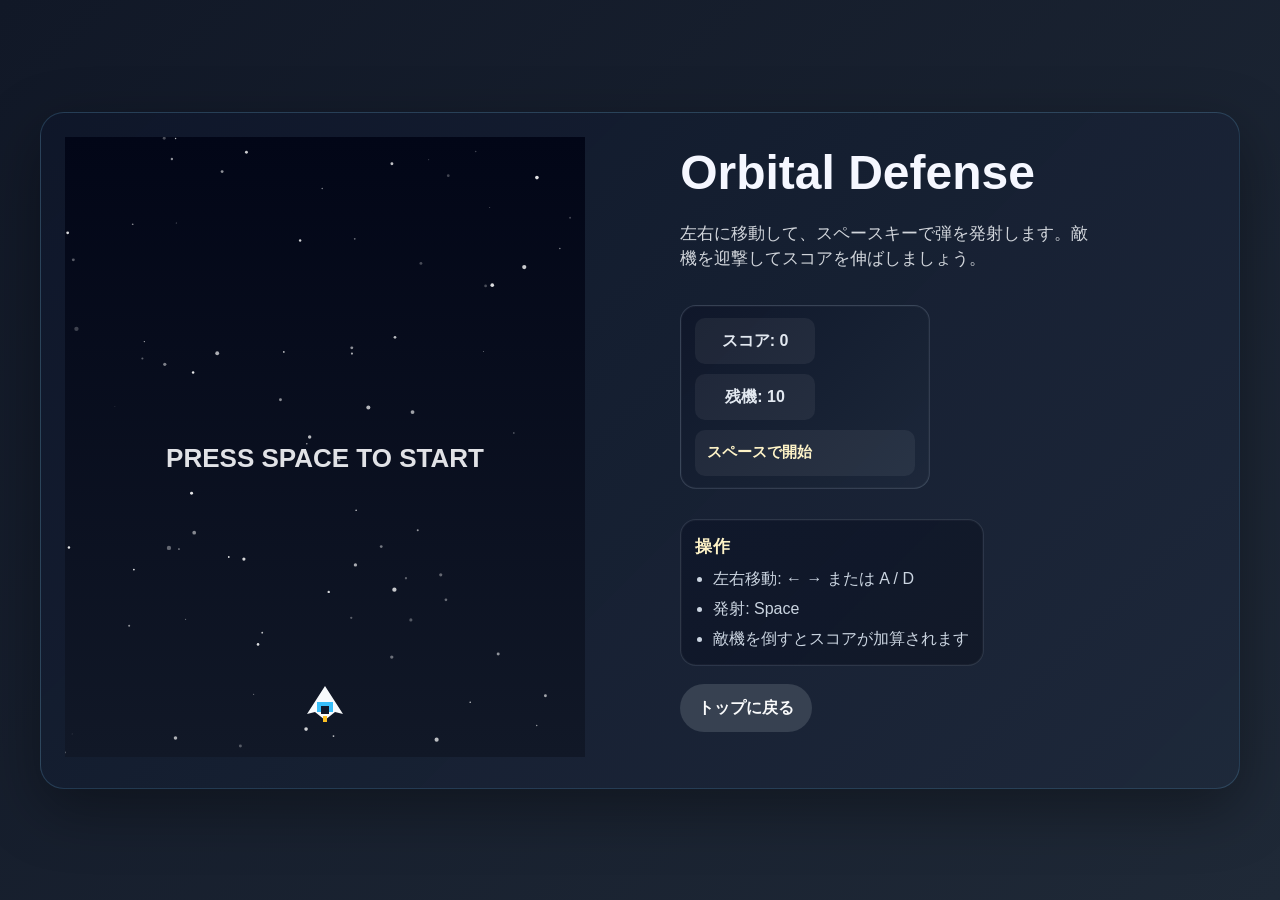
<file: docs/shooting-game.html>
<!DOCTYPE html>
<html lang="ja">
  <head>
    <meta charset="UTF-8" />
    <meta name="viewport" content="width=device-width, initial-scale=1.0" />
    <title>シューティングゲーム</title>
    <link rel="stylesheet" href="styles.css" />
  </head>
  <body>
    <main class="game-page">
      <section class="game-screen">
        <div class="game-layout">
          <div class="play-panel">
            <div class="game-shell">
              <canvas id="shootingCanvas" width="520" height="620" aria-label="シューティングゲーム"></canvas>
            </div>
          </div>

          <div class="info-panel">
            <h1>Orbital Defense</h1>
            <p class="description">
              左右に移動して、スペースキーで弾を発射します。敵機を迎撃してスコアを伸ばしましょう。
            </p>

            <div class="hud" aria-live="polite">
              <div class="hud-stat">
                <span id="score">スコア: 0</span>
              </div>
              <div class="hud-stat">
                <span id="lives">残機: 3</span>
              </div>
              <div class="hud-status" id="status">スペースで開始</div>
            </div>

            <div class="shooting-controls" aria-label="操作方法">
              <h2>操作</h2>
              <ul>
                <li>左右移動: ← → または A / D</li>
                <li>発射: Space</li>
                <li>敵機を倒すとスコアが加算されます</li>
              </ul>
            </div>

            <a class="secondary-button" href="index.html">トップに戻る</a>
          </div>
        </div>
      </section>
    </main>

    <script>
      const canvas = document.getElementById("shootingCanvas");
      const ctx = canvas.getContext("2d");
      const scoreEl = document.getElementById("score");
      const livesEl = document.getElementById("lives");
      const statusEl = document.getElementById("status");

      const keys = {
        ArrowLeft: false,
        ArrowRight: false,
        KeyA: false,
        KeyD: false,
      };

      const gameState = {
        running: false,
        gameOver: false,
        won: false,
        score: 0,
        lives: 10,
        enemyTimer: 0,
        flashTimer: 0,
        enemiesDefeated: 0,
        stage: 0,
        bossActive: false,
        inputLocked: false,
        clearAnimationTimer: 0,
      };

      const player = {
        x: 0,
        y: 0,
        width: 44,
        height: 34,
        speed: 6,
        missileLevel: 0,
        piercing: false,
        attackPower: 1,
        invincible: 0,
      };

      const bullets = [];
      const enemies = [];
      const particles = [];
      const items = [];
      const bossBullets = [];
      let boss = null;
      const stars = Array.from({ length: 80 }, () => ({
        x: Math.random() * canvas.width,
        y: Math.random() * canvas.height,
        radius: Math.random() * 1.8 + 0.4,
        alpha: Math.random() * 0.7 + 0.2,
        speed: Math.random() * 0.8 + 0.2,
      }));

      function clamp(value, min, max) {
        return Math.min(max, Math.max(min, value));
      }

      function resetPlayer() {
        player.x = canvas.width / 2 - player.width / 2;
        player.y = canvas.height - 70;
      }

      function updateHud() {
        scoreEl.textContent = `スコア: ${gameState.score}`;
        livesEl.textContent = `残機: ${gameState.lives}`;
      }

      function updateStatus(text) {
        statusEl.textContent = text;
      }

      function resetGame() {
        gameState.score = 0;
        gameState.lives = 10;
        gameState.running = false;
        gameState.gameOver = false;
        gameState.won = false;
        gameState.enemyTimer = 0;
        gameState.flashTimer = 0;
        gameState.enemiesDefeated = 0;
        gameState.stage = 0;
        gameState.bossActive = false;
        gameState.inputLocked = false;
        gameState.clearAnimationTimer = 0;
        bullets.length = 0;
        enemies.length = 0;
        particles.length = 0;
        items.length = 0;
        bossBullets.length = 0;
        boss = null;
        player.missileLevel = 0;
        player.piercing = false;
        player.attackPower = 1;
        player.invincible = 0;
        spaceHeld = false;
        resetPlayer();
        updateHud();
        updateStatus("スペースで開始");
      }

      function startGame() {
        if (gameState.gameOver || gameState.won) {
          resetGame();
        }
        gameState.running = true;
        updateStatus("迎撃開始");
      }

      function spawnEnemy() {

        // 出現する動きをランダムに決める
        const patterns = [
          "straight",
          "zigzag",
          "curve",
          "slowSine",
          "fastSine"
        ];

        const r = Math.random();
        let pattern;

        if (r < 0.10) {
            pattern = "straight";
        }
        else if (r < 0.40) {
            pattern = "zigzag";
        }
        else if (r < 0.60) {
            pattern = "curve";
        }
        else if (r < 0.80) {
            pattern = "slowSine";
        }
        else {
            pattern = "fastSine";
        }
        enemies.push({
          x: Math.random() * (canvas.width - 46),
          y: -30,
          width: 42,
          height: 28,
          hp: 3,
          maxHp: 3,
          speed: 1.8 + Math.random(),
          pattern,
          phase: Math.random() * Math.PI * 2,
          amplitude: 20 + Math.random() * 40,
          drift: (Math.random() - 0.5) * 2,
          angle: 0,
        });
      }

function spawnBoss(type) {

    if (type === "middle1") {

        boss = {
            x: canvas.width / 2 - 40,
            y: 70,
            width: 68,
            height: 48,
            vx: 2,
            hp: 18,
            maxHp: 18,
            attackTimer: 0,
            type: "middle1",
        };

        updateStatus("中ボス① 出現！");

    }

    else if(type==="middle2"){

        boss={
            x:canvas.width/2-42,
            y:70,
            width: 68,
            height: 48,
            vx:2.3,
            hp:28,
            maxHp:28,
            attackTimer:0,
            type:"middle2",
        };

        updateStatus("中ボス② 出現！");
    }

    else{

        boss={
            x: canvas.width / 2 - 80,
            y:70,
width:160,
height:115,
            vx:1.4,
            hp:72,
            maxHp:72,
            attackTimer:0,
            type:"last",
        };

        updateStatus("ラスボス出現！");
    }

    gameState.bossActive=true;
}

function spawnBossAttack() {

    if (!boss) return;

    let count = 7;

    if (boss.type === "middle1" || boss.type === "middle2") {
        count = 3;
    }

    for (let i = 0; i < count; i++) {

        const angle = ((i / (count - 1)) - 0.5) * 1.1;

        bossBullets.push({
            x: boss.x + boss.width / 2 - 3,
            y: boss.y + boss.height - 4,
            width: 6,
            height: 14,
            dx: Math.sin(angle) * 2.2,
            dy: 3.4 + Math.random() * 0.8,
            color: "#fb7185",
        });
    }
}
      function spawnItem(x, y, type) {
        items.push({
          x,
          y,
          width: 18,
          height: 18,
          speed: 1.4 + Math.random() * 0.8,
          type,
        });
      }

      function fireBullet() {
        if (!gameState.running || gameState.gameOver || gameState.won) {
          return;
        }

        const shotCount = 1 + player.missileLevel;
        const spread = 0.22 + player.missileLevel * 0.08;
        for (let index = 0; index < shotCount; index += 1) {
          const offset = (index - (shotCount - 1) / 2) * spread;
          bullets.push({
            x: player.x + player.width / 2 - 2,
            y: player.y - 8,
            width: 4,
            height: 12,
            dx: Math.sin(offset) * 2.2,
            dy: -8,
            damage: player.attackPower,
            pierce: player.piercing,
            piercesLeft: player.piercing ? 2 : 1,
            color: player.piercing ? "#93c5fd" : "#fef3c7",
          });
        }
      }

      function spawnExplosion(x, y, color) {
        for (let i = 0; i < 10; i += 1) {
          particles.push({
            x,
            y,
            vx: (Math.random() - 0.5) * 3.4,
            vy: (Math.random() - 0.5) * 3.4,
            life: 18 + Math.random() * 12,
            maxLife: 30,
            color,
          });
        }
      }

      function loseLife() {
        if (player.invincible > 0) return;
        gameState.lives -= 1;
        player.invincible = 120;
        updateHud();
        spawnExplosion(player.x + player.width / 2, player.y + player.height / 2, "#fda4af");
        if (gameState.lives <= 0) {
          gameState.running = false;
          gameState.gameOver = true;
          gameState.clearAnimationTimer = 0;
          gameState.inputLocked = true;
          gameState.clearAnimationTimer = 0;
          updateStatus("ゲームオーバー。スペースでリセット");
        } else {
          updateStatus("被弾しました");
        }
      }

      function updatePlayer() {
        if (keys.ArrowLeft || keys.KeyA) {
          player.x -= player.speed;
        }
        if (keys.ArrowRight || keys.KeyD) {
          player.x += player.speed;
        }

        player.x = clamp(player.x, 0, canvas.width - player.width);
      }

      function updateBullets() {
        for (let i = bullets.length - 1; i >= 0; i--) {
          const bullet = bullets[i];

          bullet.x += bullet.dx;
          bullet.y += bullet.dy;

          if (
            bullet.y + bullet.height < -10 ||
            bullet.x < -20 ||
            bullet.x > canvas.width + 20
          ) {
            bullets.splice(i, 1);
            continue;
          }

          // ボス判定
          if (boss && gameState.bossActive) {
            if (
              bullet.x + bullet.width > boss.x &&
              bullet.x < boss.x + boss.width &&
              bullet.y + bullet.height > boss.y &&
              bullet.y < boss.y + boss.height
            ) {
              boss.hp -= bullet.damage;
              spawnExplosion(bullet.x, bullet.y, "#fbbf24");

              if (!bullet.pierce) {
                bullets.splice(i, 1);
              } else {
                bullet.piercesLeft--;
                if (bullet.piercesLeft <= 0) {
                  bullets.splice(i, 1);
                }
              }

if (boss.hp <= 0) {

    gameState.score += 2000;
    updateHud();

    bossBullets.length = 0;

    if (boss.type === "middle1") {

        boss = null;
        gameState.bossActive = false;
        gameState.stage = 2;

        updateStatus("中ボス①撃破！");
    }

    else if (boss.type === "middle2") {

        boss = null;
        gameState.bossActive = false;
        gameState.stage = 4;

        updateStatus("中ボス②撃破！");
    }

    else {

        boss = null;
        gameState.bossActive = false;
        player.invincible = 0;
        gameState.running = false;
        gameState.won = true;
gameState.inputLocked = true;
gameState.clearAnimationTimer = 0;
        updateStatus("ラスボス撃破！");
    }

    continue;
}

              continue;
            }
          }

          // 通常敵判定
          let hitEnemy = false;

          for (let j = enemies.length - 1; j >= 0; j--) {
            const enemy = enemies[j];

            if (
              bullet.x + bullet.width > enemy.x &&
              bullet.x < enemy.x + enemy.width &&
              bullet.y + bullet.height > enemy.y &&
              bullet.y < enemy.y + enemy.height
            ) {
              enemy.hp -= bullet.damage;

              spawnExplosion(bullet.x, bullet.y, "#fef08a");

              if (enemy.hp <= 0) {
                enemies.splice(j, 1);

                gameState.score += 100;
                gameState.enemiesDefeated++;

                updateHud();

                spawnExplosion(
                  enemy.x + enemy.width / 2,
                  enemy.y + enemy.height / 2,
                  "#fbbf24"
                );

                if (Math.random() < 0.18) {
                  const types = ["spread", "pierce", "life", "power"];
                  spawnItem(
                    enemy.x + enemy.width / 2,
                    enemy.y + enemy.height / 2,
                    types[Math.floor(Math.random() * types.length)]
                  );
                }
              }

              if (!bullet.pierce) {
                bullets.splice(i, 1);
              } else {
                bullet.piercesLeft--;

                if (bullet.piercesLeft <= 0) {
                  bullets.splice(i, 1);
                }
              }

              hitEnemy = true;
              break;
            }
          }

          if (hitEnemy) {
            continue;
          }
        }
      }
      function updateItems() {
        for (let i = items.length - 1; i >= 0; i -= 1) {
          const item = items[i];
          item.y += item.speed;

          if (item.y > canvas.height + 20) {
            items.splice(i, 1);
            continue;
          }

          if (
            item.x + item.width > player.x &&
            item.x < player.x + player.width &&
            item.y + item.height > player.y &&
            item.y < player.y + player.height
          ) {
            if(item.type==="spread"){
              player.missileLevel++;
              updateStatus("ミサイル増加");
            }
            else if(item.type==="pierce"){
              player.piercing=true;
              updateStatus("貫通弾");
            }
            else if(item.type==="life"){
              gameState.lives++;
              updateHud();
              updateStatus("残機アップ！");
            }
            else if(item.type==="power"){
                player.attackPower++;
                updateStatus(
                  "攻撃力アップ！ Lv." + player.attackPower
                );
            }
            items.splice(i, 1);
          }
        }
      }

      function updateEnemies() {

// ステージ1 → 中ボス①
if (
    gameState.stage === 0 &&
    !gameState.bossActive &&
    gameState.enemiesDefeated >= 15
) {
    gameState.stage = 1;
    spawnBoss("middle1");
    return;
}

// ステージ2 → 中ボス②
if (
    gameState.stage === 2 &&
    !gameState.bossActive &&
    gameState.enemiesDefeated >= 30
) {
    gameState.stage = 3;
    spawnBoss("middle2");
    return;
}

// ステージ4 → ラスボス
if (
    gameState.stage === 4 &&
    !gameState.bossActive &&
    gameState.enemiesDefeated >= 45
) {
    gameState.stage = 5;
    spawnBoss("last");
    return;
}

        gameState.enemyTimer += 1;
        if (!gameState.bossActive && gameState.enemyTimer % 70 === 0) {
          spawnEnemy();
        }

        for (let i = enemies.length - 1; i >= 0; i -= 1) {
          const enemy = enemies[i];
          // 真っすぐ
          if (enemy.pattern === "straight") {
              enemy.y += enemy.speed;
          }
          // ジグザグ
          else if (enemy.pattern === "zigzag") {
              enemy.y += enemy.speed;
              enemy.x += Math.sin(enemy.y / 20) * 3;
          }
          // ゆるいカーブ
          else if (enemy.pattern === "curve") {
              enemy.y += enemy.speed;
              enemy.x += enemy.drift;
          }
          // ゆっくり波
          else if (enemy.pattern === "slowSine") {
              enemy.y += enemy.speed;
              enemy.x += Math.sin(enemy.y / 50 + enemy.phase) * 2;
          }
          // 大きく波
          else if (enemy.pattern === "fastSine") {
              enemy.y += enemy.speed;
              enemy.x += Math.sin(enemy.y / 18 + enemy.phase) * 4;
          }

          if (
            enemy.x + enemy.width > player.x &&
            enemy.x < player.x + player.width &&
            enemy.y + enemy.height > player.y &&
            enemy.y < player.y + player.height
          ) {
            enemies.splice(i, 1);
            loseLife();
            continue;
          }

          if (enemy.y > canvas.height + 40) {
            enemies.splice(i, 1);
          }
        }
      }

      function updateBoss() {
        if (!boss) {
          return;
        }

        boss.x += boss.vx;
        if (boss.x <= 36 || boss.x >= canvas.width - boss.width - 36) {
          boss.vx *= -1;
        }

        boss.attackTimer += 1;
        if (boss.attackTimer >= 90) {
          boss.attackTimer = 0;
          spawnBossAttack();
        }
      }

      function updateBossBullets() {
        for (let i = bossBullets.length - 1; i >= 0; i -= 1) {
          const bullet = bossBullets[i];
          let destroyed = false;
          bullet.x += bullet.dx;
          bullet.y += bullet.dy;
          // プレイヤーの弾との当たり判定
          for (let j = bullets.length - 1; j >= 0; j--) {
            const playerBullet = bullets[j];

            if (
                playerBullet.x + playerBullet.width > bullet.x &&
                playerBullet.x < bullet.x + bullet.width &&
                playerBullet.y + playerBullet.height > bullet.y &&
                playerBullet.y < bullet.y + bullet.height
            ) {

                spawnExplosion(bullet.x, bullet.y, "#93c5fd");

                bossBullets.splice(i, 1);
                destroyed = true;

                if (!playerBullet.pierce) {
                    bullets.splice(j, 1);
                }

                break;
            }
          }
          if (destroyed) {
              continue;
          }
          if (bullet.y > canvas.height + 20 || bullet.x < -20 || bullet.x > canvas.width + 20) {
            bossBullets.splice(i, 1);
            continue;
          }

          if (
            bullet.x + bullet.width > player.x &&
            bullet.x < player.x + player.width &&
            bullet.y + bullet.height > player.y &&
            bullet.y < player.y + player.height
          ) {
            bossBullets.splice(i, 1);
            loseLife();
          }
        }
      }

      function updateParticles() {
        for (let i = particles.length - 1; i >= 0; i -= 1) {
          const particle = particles[i];
          particle.x += particle.vx;
          particle.y += particle.vy;
          particle.vy += 0.02;
          particle.life -= 1;
          if (particle.life <= 0) {
            particles.splice(i, 1);
          }
        }
      }

      function updateStars() {
        stars.forEach((star) => {
          star.y += star.speed;
          if (star.y > canvas.height + 2) {
            star.y = -2;
            star.x = Math.random() * canvas.width;
          }
        });
      }

      function update() {
        if (gameState.gameOver || gameState.won) {

            gameState.clearAnimationTimer++;

            if (
                gameState.inputLocked &&
                gameState.clearAnimationTimer >= 120
            ) {
                gameState.inputLocked = false;
            }

            // クリア時だけ花火
            if (
                gameState.won &&
                gameState.clearAnimationTimer % 2 === 0
            ) {
                for (let i = 0; i < 6; i++) {
                    const angle = Math.PI * 2 * i / 6;

                    particles.push({
                        x: canvas.width / 2,
                        y: canvas.height / 2 - 20,
                        vx: Math.cos(angle) * (1.2 + Math.random() * 2.2),
                        vy: Math.sin(angle) * (1.2 + Math.random() * 2.2),
                        life: 20 + Math.random() * 16,
                        maxLife: 36,
                        color: ["#fef3c7","#fda4af","#93c5fd","#86efac"][Math.floor(Math.random()*4)]
                    });
                }
            }

            updateParticles();
            updateStars();
            return;
        }

        if (!gameState.running || gameState.gameOver) {
          updateParticles();
          updateStars();
          return;
        }

        updatePlayer();
        if (player.invincible > 0) {
            player.invincible--;
        }
        updateBullets();
        updateItems();
        updateEnemies();
        updateBoss();
        updateBossBullets();
        updateParticles();
        updateStars();
      }

      function drawBackground() {
        const gradient = ctx.createLinearGradient(0, 0, 0, canvas.height);
        gradient.addColorStop(0, "#020617");
        gradient.addColorStop(1, "#111827");
        ctx.fillStyle = gradient;
        ctx.fillRect(0, 0, canvas.width, canvas.height);

        stars.forEach((star) => {
          ctx.beginPath();
          ctx.fillStyle = `rgba(255,255,255,${star.alpha})`;
          ctx.arc(star.x, star.y, star.radius, 0, Math.PI * 2);
          ctx.fill();
        });
      }

      function drawPlayer() {
    if (
        !gameState.won &&
        player.invincible > 0 &&
        Math.floor(player.invincible / 5) % 2 === 0
    ) {
        return;
    }
        ctx.save();
        ctx.translate(player.x + player.width / 2, player.y + player.height / 2);
        ctx.fillStyle = "#f8fafc";
        ctx.beginPath();
        ctx.moveTo(0, -18);
        ctx.lineTo(18, 10);
        ctx.lineTo(10, 8);
        ctx.lineTo(0, 16);
        ctx.lineTo(-10, 8);
        ctx.lineTo(-18, 10);
        ctx.closePath();
        ctx.fill();

        ctx.fillStyle = "#38bdf8";
        ctx.fillRect(-8, -2, 16, 10);
        ctx.fillStyle = "#0f172a";
        ctx.fillRect(-4, 2, 8, 8);
        ctx.fillStyle = "#fbbf24";
        ctx.fillRect(-2, 12, 4, 6);
        ctx.restore();
      }

      function drawEnemy(enemy) {
        ctx.save();
        ctx.translate(enemy.x + enemy.width / 2, enemy.y + enemy.height / 2);
        ctx.fillStyle = "#fb923c";
        ctx.beginPath();
        ctx.moveTo(0, 14);
        ctx.lineTo(16, -10);
        ctx.lineTo(8, -8);
        ctx.lineTo(0, -14);
        ctx.lineTo(-8, -8);
        ctx.lineTo(-16, -10);
        ctx.closePath();
        ctx.fill();

        ctx.fillStyle = "#f43f5e";
        ctx.fillRect(-7, -2, 14, 10);
        ctx.fillStyle = "#0f172a";
        ctx.fillRect(-3, 0, 6, 8);
        // ===== HPゲージ =====
        // 枠
        ctx.fillStyle = "#444";
        ctx.fillRect(-16, -22, 32, 4);
        // HP
        ctx.fillStyle = "#22c55e";
        ctx.fillRect(
            -16,
            -22,
            32 * (enemy.hp / enemy.maxHp),
            4
        );
        ctx.restore();
      }

function drawBoss() {
  if (!boss) return;

  ctx.save();
  ctx.translate(boss.x + boss.width / 2, boss.y + boss.height / 2);

  //=========================
  // 中ボス
  //=========================
  if (boss.type === "middle1" || boss.type === "middle2") {

    // 本体（灰紫）
    ctx.fillStyle = "#55464a";
    ctx.beginPath();
ctx.moveTo(0, 28);
ctx.lineTo(30, -18);
ctx.lineTo(12, -10);
ctx.lineTo(0, -28);
ctx.lineTo(-12, -10);
ctx.lineTo(-30, -18);
    ctx.closePath();
    ctx.fill();

    // 中央（オレンジ寄りの赤）
    ctx.fillStyle = "#b55335";
    ctx.beginPath();
    ctx.moveTo(0, 22);
    ctx.lineTo(18, -14);
    ctx.lineTo(0, -22);
    ctx.lineTo(-18, -14);
    ctx.closePath();
    ctx.fill();

    // コックピット
    ctx.fillStyle = "#ffd166";
    ctx.beginPath();
    ctx.arc(0, -6, 6, 0, Math.PI * 2);
    ctx.fill();

    // 翼
    ctx.fillStyle = "#775d4a";
    ctx.beginPath();
ctx.moveTo(-12,-4);
ctx.lineTo(-36,8);
ctx.lineTo(-18,5);
    ctx.closePath();
    ctx.fill();

    ctx.beginPath();
ctx.moveTo(12,-4);
ctx.lineTo(36,8);
ctx.lineTo(18,5);
    ctx.closePath();
    ctx.fill();

    // エンジン
    ctx.fillStyle = "#ff8c42";
ctx.fillRect(-10,20,6,8);
ctx.fillRect(4,20,6,8);
  }

  //=========================
  // ラスボス
  //=========================
  else {

    // ===== 本体（黒）=====
    ctx.fillStyle = "#2b1b1b";
    ctx.beginPath();
    ctx.moveTo(0,42);
    ctx.lineTo(48,-30);
    ctx.lineTo(18,-18);
    ctx.lineTo(0,-42);
    ctx.lineTo(-18,-18);
    ctx.lineTo(-48,-30);
    ctx.closePath();
    ctx.fill();

    // 中央
    ctx.fillStyle = "#8b0000";
    ctx.beginPath();
    ctx.moveTo(0,28);
    ctx.lineTo(24,-18);
    ctx.lineTo(0,-28);
    ctx.lineTo(-24,-18);
    ctx.closePath();
    ctx.fill();

    // コックピット
    ctx.fillStyle = "#ffb347";
    ctx.beginPath();
    ctx.arc(0,-8,8,0,Math.PI*2);
    ctx.fill();
// 発光コア
ctx.fillStyle = "#ff3333";
ctx.beginPath();
ctx.arc(0,10,10,0,Math.PI*2);
ctx.fill();

ctx.fillStyle = "#ffd166";
ctx.beginPath();
ctx.arc(0,10,4,0,Math.PI*2);
ctx.fill();
    // 左翼
    ctx.fillStyle = "#5c4033";
    ctx.beginPath();
    ctx.moveTo(-18,-8);
    ctx.lineTo(-58,12);
    ctx.lineTo(-28,8);
    ctx.closePath();
    ctx.fill();
ctx.beginPath();
ctx.moveTo(-48,-10);
ctx.lineTo(-65,-18);
ctx.lineTo(-55,2);
ctx.closePath();
ctx.fill();
    // 右翼
    ctx.beginPath();
    ctx.moveTo(18,-8);
    ctx.lineTo(58,12);
    ctx.lineTo(28,8);
    ctx.closePath();
    ctx.fill();
    ctx.beginPath();
ctx.moveTo(48,-10);
ctx.lineTo(65,-18);
ctx.lineTo(55,2);
ctx.closePath();
ctx.fill();
    
// 装甲ライン
ctx.strokeStyle = "#7f1d1d";
ctx.lineWidth = 2;

ctx.beginPath();
ctx.moveTo(0,-35);
ctx.lineTo(0,35);
ctx.stroke();

ctx.beginPath();
ctx.moveTo(-18,-18);
ctx.lineTo(18,-18);
ctx.stroke();

ctx.beginPath();
ctx.moveTo(-12,8);
ctx.lineTo(12,8);
ctx.stroke();
// 副砲
ctx.fillStyle="#555";

ctx.fillRect(-36,-6,8,18);
ctx.fillRect(28,-6,8,18);
    // エンジン
    ctx.fillStyle = "#ff4500";
ctx.fillRect(-28,30,8,12);
ctx.fillRect(-10,30,8,12);
ctx.fillRect(2,30,8,12);
ctx.fillRect(20,30,8,12);
  }

  ctx.restore();

  // HPバー
  ctx.fillStyle = "#444";
  ctx.fillRect(boss.x, boss.y - 16, boss.width, 8);

  ctx.fillStyle = "#22c55e";
  ctx.fillRect(
    boss.x,
    boss.y - 16,
    boss.width * (boss.hp / boss.maxHp),
    8
  );
}
      function drawBullets() {
        bullets.forEach((bullet) => {
          ctx.fillStyle = bullet.color;
          ctx.fillRect(bullet.x, bullet.y, bullet.width, bullet.height);
        });
      }

      function drawBossBullets() {
        bossBullets.forEach((bullet) => {
          ctx.fillStyle = bullet.color;
          ctx.fillRect(bullet.x, bullet.y, bullet.width, bullet.height);
        });
      }

      function drawItems() {
        items.forEach((item) => {
          ctx.save();
          ctx.translate(item.x, item.y);
          if (item.type === "spread") {
            ctx.fillStyle = "#f59e0b";
            ctx.fillRect(-9, -9, 18, 18);
            ctx.fillStyle = "#fff7ed";
            ctx.beginPath();
            ctx.arc(0, 0, 4, 0, Math.PI * 2);
            ctx.fill();
            ctx.fillRect(-1, -7, 2, 14);
            ctx.fillRect(-7, -1, 14, 2);
          } 
          else if (item.type==="pierce") {
            ctx.fillStyle = "#38bdf8";
            ctx.fillRect(-9, -9, 18, 18);
            ctx.fillStyle = "#eff6ff";
            ctx.beginPath();
            ctx.moveTo(0, -6);
            ctx.lineTo(6, 0);
            ctx.lineTo(0, 6);
            ctx.lineTo(-6, 0);
            ctx.closePath();
            ctx.fill();
          }
          else if(item.type==="life"){
            // ハート
            ctx.fillStyle = "red";
            ctx.beginPath();
            ctx.moveTo(0,8);
            ctx.bezierCurveTo(-10,0,-8,-10,-4,-4);
            ctx.arc(-4,-4,4,Math.PI,0);
            ctx.arc(4,-4,4,Math.PI,0);
            ctx.bezierCurveTo(8,-10,10,0,0,8);
            ctx.fill();
          }
          else if(item.type==="power"){
            // 黄色い星
            ctx.fillStyle="yellow";
            ctx.beginPath();
            ctx.moveTo(0,-8);
            ctx.lineTo(3,-2);
            ctx.lineTo(8,-2);
            ctx.lineTo(4,2);
            ctx.lineTo(6,8);
            ctx.lineTo(0,4);
            ctx.lineTo(-6,8);
            ctx.lineTo(-4,2);
            ctx.lineTo(-8,-2);
            ctx.lineTo(-3,-2);
            ctx.closePath();
            ctx.fill();
          }
          ctx.restore();
        });
      }

      function drawParticles() {
        particles.forEach((particle) => {
          const alpha = particle.life / particle.maxLife;
          ctx.globalAlpha = alpha;
          ctx.fillStyle = particle.color;
          ctx.fillRect(particle.x, particle.y, 2, 2);
        });
        ctx.globalAlpha = 1;
      }

      function drawStatusOverlay() {
        if (!gameState.running && !gameState.gameOver && !gameState.won) {
          ctx.save();
          ctx.font = "bold 26px sans-serif";
          ctx.textAlign = "center";
          ctx.fillStyle = "rgba(248, 250, 252, 0.9)";
          ctx.fillText("PRESS SPACE TO START", canvas.width / 2, canvas.height / 2 + 20);
          ctx.restore();
        }

        if (gameState.gameOver) {
            ctx.save();
            ctx.font = "bold 44px sans-serif";
            ctx.textAlign = "center";
            ctx.fillStyle = "#ff5555";
            ctx.fillText("GAME OVER", canvas.width / 2, canvas.height / 2);
            ctx.restore();
        }

        if (gameState.won) {
          ctx.save();
          ctx.font = "bold 44px sans-serif";
          ctx.textAlign = "center";
          ctx.strokeStyle = "rgba(251, 113, 133, 0.75)";
          ctx.lineWidth = 6;
          ctx.strokeText("CLEAR!", canvas.width / 2, canvas.height / 2 - 18);
          ctx.fillStyle = "#fef3c7";
          ctx.fillText("CLEAR!", canvas.width / 2, canvas.height / 2 - 18);
          ctx.font = "bold 20px sans-serif";
          ctx.fillStyle = "rgba(248, 250, 252, 0.95)";
          ctx.fillText("ボスを撃破しました", canvas.width / 2, canvas.height / 2 + 14);
          ctx.restore();
        }
      }

      function draw() {
        drawBackground();
        drawBossBullets();
        enemies.forEach(drawEnemy);
        drawBullets();
        drawItems();
        drawBoss();
        drawParticles();
        drawPlayer();
        drawStatusOverlay();
      }

      function loop() {
        update();
        draw();
        requestAnimationFrame(loop);
      }

      let spaceHeld = false;

      function handleKeyDown(event) {
        if (gameState.inputLocked) {
          event.preventDefault();
          return;
        }

        if (event.code === "ArrowLeft" || event.code === "KeyA") {
          keys.ArrowLeft = true;
          keys.KeyA = true;
          event.preventDefault();
        } else if (event.code === "ArrowRight" || event.code === "KeyD") {
          keys.ArrowRight = true;
          keys.KeyD = true;
          event.preventDefault();
        } else if (event.code === "Space") {
          if (spaceHeld) {
            event.preventDefault();
            return;
          }
          spaceHeld = true;
          event.preventDefault();
          if (!gameState.running) {
            if (gameState.gameOver || gameState.won) {
              resetGame();
            }
            startGame();
          } else if (!gameState.gameOver && !gameState.won) {
            fireBullet();
          } else {
            resetGame();
            startGame();
          }
        }
      }

      function handleKeyUp(event) {
        if (event.code === "Space") {
          spaceHeld = false;
        }
        if (event.code === "ArrowLeft" || event.code === "KeyA") {
          keys.ArrowLeft = false;
          keys.KeyA = false;
        } else if (event.code === "ArrowRight" || event.code === "KeyD") {
          keys.ArrowRight = false;
          keys.KeyD = false;
        }
      }

      window.addEventListener("keydown", handleKeyDown);
      window.addEventListener("keyup", handleKeyUp);
      window.addEventListener("blur", () => {
        keys.ArrowLeft = false;
        keys.ArrowRight = false;
        keys.KeyA = false;
        keys.KeyD = false;
      });

      resetGame();
      loop();
    </script>
  </body>
</html>
</file>
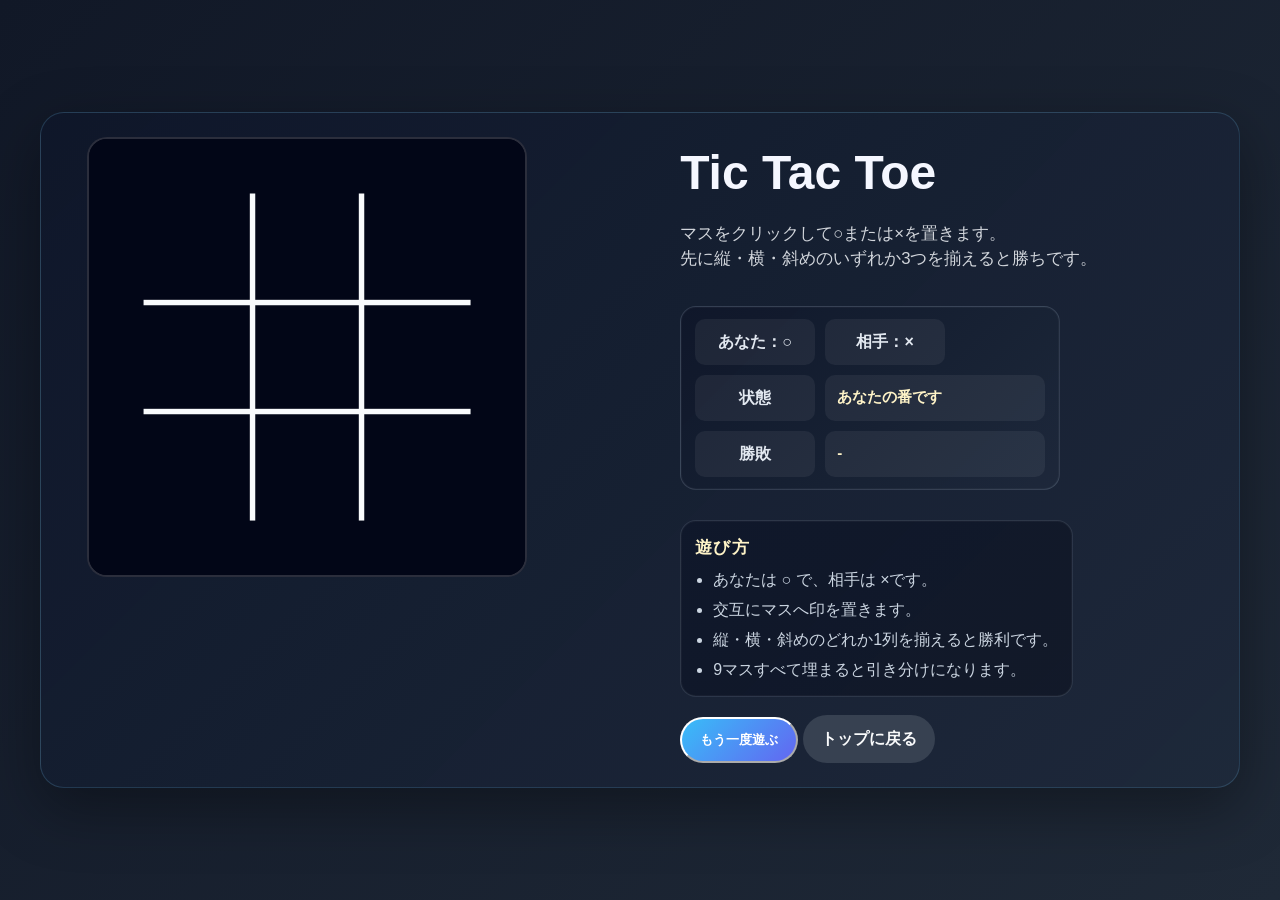
<file: docs/tic-tac-toe.html>
<!DOCTYPE html>
<html lang="ja">
  <head>
    <meta charset="UTF-8" />
    <meta name="viewport" content="width=device-width, initial-scale=1.0" />
    <title>○×ゲーム</title>
    <link rel="stylesheet" href="styles.css" />
  </head>

  <body>
    <main class="game-page">
      <section class="game-screen">
        <div class="game-layout">

          <!-- ゲーム画面 -->
          <div class="play-panel">
            <div class="game-shell">
              <canvas
                id="gameCanvas"
                width="480"
                height="480"
                aria-label="○×ゲーム"
              ></canvas>
            </div>
          </div>

          <!-- 情報 -->
          <div class="info-panel">

            <h1>Tic Tac Toe</h1>

            <p class="description">
              マスをクリックして○または×を置きます。<br>
              先に縦・横・斜めのいずれか3つを揃えると勝ちです。
            </p>

<div class="hud">

  <div class="hud-row">

    <div class="hud-stat">
      <span id="player">あなた：○</span>
    </div>

    <div class="hud-stat">
      相手：×
    </div>

  </div>

  <div class="hud-row">

    <div class="hud-stat">
      状態
    </div>

    <div class="hud-status" id="status">
      あなたの番です
    </div>

  </div>

  <div class="hud-row">

    <div class="hud-stat">
      勝敗
    </div>

    <div class="hud-status" id="result">
      -
    </div>

  </div>

</div>
            <div class="shooting-controls">

              <h2>遊び方</h2>

              <ul>
                <li>あなたは ○ で、相手は ×です。</li>
                <li>交互にマスへ印を置きます。</li>
                <li>縦・横・斜めのどれか1列を揃えると勝利です。</li>
                <li>9マスすべて埋まると引き分けになります。</li>
              </ul>
              </div>

<div class="button-row">

  <button class="primary-button" onclick="resetGame()">
    もう一度遊ぶ
  </button>

  <a class="secondary-button" href="index.html">
    トップに戻る
  </a>

</div>

        </div>
      </section>
    </main>

    <script>

      const canvas = document.getElementById("gameCanvas");
      const ctx = canvas.getContext("2d");
const statusEl = document.getElementById("status");
const resultEl = document.getElementById("result");
      const board = [
  "", "", "",
  "", "", "",
  "", "", ""
];
let gameOver = false;
const cellSize = 120;
const offsetX = 60;
const offsetY = 60;

function drawBoard() {
  // 背景
  ctx.fillStyle = "#020617";
  ctx.fillRect(0, 0, canvas.width, canvas.height);

  // 線の色
  ctx.strokeStyle = "#f8fafc";
  ctx.lineWidth = 6;

  const size = 120;
  const startX = 60;
  const startY = 60;

  // 縦線
  ctx.beginPath();
  ctx.moveTo(startX + size, startY);
  ctx.lineTo(startX + size, startY + size * 3);
  ctx.stroke();

  ctx.beginPath();
  ctx.moveTo(startX + size * 2, startY);
  ctx.lineTo(startX + size * 2, startY + size * 3);
  ctx.stroke();

  // 横線
  ctx.beginPath();
  ctx.moveTo(startX, startY + size);
  ctx.lineTo(startX + size * 3, startY + size);
  ctx.stroke();

  ctx.beginPath();
  ctx.moveTo(startX, startY + size * 2);
  ctx.lineTo(startX + size * 3, startY + size * 2);
  ctx.stroke();
}
function drawMarks() {

  ctx.lineWidth = 6;

  for (let i = 0; i < 9; i++) {

    const mark = board[i];

    if (mark === "") continue;

    const row = Math.floor(i / 3);
    const col = i % 3;

    const x = offsetX + col * cellSize;
    const y = offsetY + row * cellSize;

    if (mark === "O") {

      ctx.beginPath();
      ctx.strokeStyle = "#38bdf8";
      ctx.arc(
        x + cellSize / 2,
        y + cellSize / 2,
        35,
        0,
        Math.PI * 2
      );
      ctx.stroke();

    } else {

      ctx.strokeStyle = "#f87171";

      ctx.beginPath();
      ctx.moveTo(x + 30, y + 30);
      ctx.lineTo(x + 90, y + 90);
      ctx.stroke();

      ctx.beginPath();
      ctx.moveTo(x + 90, y + 30);
      ctx.lineTo(x + 30, y + 90);
      ctx.stroke();

    }

  }

}
function draw() {
  drawBoard();
  drawMarks();
}

canvas.addEventListener("click", (event) => {
if (gameOver) return;
  const rect = canvas.getBoundingClientRect();

  const x = event.clientX - rect.left;
  const y = event.clientY - rect.top;

  // 盤面の外なら何もしない
  if (
    x < offsetX ||
    x > offsetX + cellSize * 3 ||
    y < offsetY ||
    y > offsetY + cellSize * 3
  ) {
    return;
  }

  const col = Math.floor((x - offsetX) / cellSize);
  const row = Math.floor((y - offsetY) / cellSize);

  const index = row * 3 + col;

  // すでに置いてある場所なら何もしない
  if (board[index] !== "") {
    return;
  }

board[index] = "O";

draw();

if (checkWinner("O")) {
    gameOver = true;
    statusEl.textContent = "ゲーム終了";
    resultEl.textContent = "勝敗：あなたの勝ち！";
    return;
}

if (isDraw()) {
    gameOver = true;
    statusEl.textContent = "ゲーム終了";
    resultEl.textContent = "勝敗：引き分け";
    return;
}

statusEl.textContent = "CPU思考中...";

setTimeout(() => {

    cpuMove();

    if (checkWinner("X")) {
        gameOver = true;
        statusEl.textContent = "ゲーム終了";
        resultEl.textContent = "勝敗：CPUの勝ち";
        return;
    }

    if (isDraw()) {
        gameOver = true;
        statusEl.textContent = "ゲーム終了";
        resultEl.textContent = "勝敗：引き分け";
        return;
    }

    statusEl.textContent = "あなたの番です";

},500);
  draw();

});

draw();

function checkWinner(mark) {

  const winPatterns = [
    [0,1,2],
    [3,4,5],
    [6,7,8],
    [0,3,6],
    [1,4,7],
    [2,5,8],
    [0,4,8],
    [2,4,6]
  ];

  return winPatterns.some(pattern => {
    return pattern.every(index => board[index] === mark);
  });

}
function isDraw() {
  return board.every(cell => cell !== "");
}
function cpuMove() {

  const empty = [];

  for (let i = 0; i < 9; i++) {
    if (board[i] === "") {
      empty.push(i);
    }
  }

  if (empty.length === 0) return;

  // 勝てるなら勝つ
  for (const i of empty) {

    board[i] = "X";

    if (checkWinner("X")) {
      draw();
      return;
    }

    board[i] = "";

  }

  // 相手が勝ちそうなら防ぐ
  for (const i of empty) {

    board[i] = "O";

    if (checkWinner("O")) {

      board[i] = "X";
      draw();
      return;

    }

    board[i] = "";

  }

  // 真ん中を優先
  if (board[4] === "") {

    board[4] = "X";
    draw();
    return;

  }

  // 四隅を優先
  const corners = [0,2,6,8].filter(i => board[i] === "");

  if (corners.length > 0) {

    const choice =
      corners[Math.floor(Math.random()*corners.length)];

    board[choice] = "X";
    draw();
    return;

  }

  // 最後はランダム
  const choice =
    empty[Math.floor(Math.random()*empty.length)];

  board[choice] = "X";

  draw();

}
function resetGame() {

  for (let i = 0; i < board.length; i++) {
    board[i] = "";
  }

  gameOver = false;

  statusEl.textContent = "あなたの番です";
  resultEl.textContent = "勝敗：-";

  draw();

}
    </script>

  </body>
</html>
</file>
<file: docs/styles.css>
:root {
  color-scheme: dark;
  font-family: "Segoe UI", "Hiragino Sans", "Yu Gothic", sans-serif;
  line-height: 1.5;
  font-weight: 400;
  color: #f5f7ff;
  background: linear-gradient(135deg, #111827, #1f2937);
}

* {
  box-sizing: border-box;
}

body {
  margin: 0;
  min-height: 100vh;
  display: flex;
  align-items: center;
  justify-content: center;
  padding: 24px;
}

.page,
.game-page {
  width: min(1200px, 100%);
}

.hero,
.game-screen {
  background: linear-gradient(135deg, rgba(15, 23, 42, 0.98), rgba(30, 41, 59, 0.95));
  border: 1px solid rgba(125, 211, 252, 0.18);
  border-radius: 24px;
  padding: 24px;
  box-shadow: 0 20px 60px rgba(0, 0, 0, 0.35);
}

.eyebrow {
  margin: 0 0 8px;
  font-size: 0.9rem;
  letter-spacing: 0.2em;
  text-transform: uppercase;
  color: #7dd3fc;
  text-shadow: 0 0 10px rgba(125, 211, 252, 0.35);
}

h1 {
  margin: 0 0 12px;
  font-size: clamp(2rem, 4vw, 3rem);
}

.description {
  margin: 0 0 16px;
  color: #d1d5db;
  font-size: 1.05rem;
  max-width: 420px;
}

.game-layout {
  display: grid;
  grid-template-columns: minmax(320px, 1.05fr) minmax(280px, 0.95fr);
  gap: 24px;
  align-items: start;
}

.play-panel,
.info-panel {
  min-width: 0;
  display: flex;
  flex-direction: column;
  align-items: flex-start;
}

.game-shell {
  margin: 0;
}

.hud {
  display: flex;
  flex-direction: column;
  gap: 10px;
  margin: 18px 0 16px;
  padding: 12px 14px;
  border-radius: 16px;
  background: linear-gradient(135deg, rgba(15, 23, 42, 0.95), rgba(30, 41, 59, 0.92));
  border: 1px solid rgba(148, 163, 184, 0.25);
  box-shadow: inset 0 0 0 1px rgba(255,255,255,0.03);
  font-weight: 700;
  color: #e2e8f0;
}

.hud-row {
  display: grid;
  grid-template-columns: 120px minmax(220px, 1fr);
  gap: 10px;
  align-items: stretch;
}

.hud-row-single {
  grid-template-columns: 1fr;
}

.hud-stat,
.hud-status {
  width: 120px;
  height: 46px;
  padding: 8px 10px;
  border-radius: 10px;
  background: rgba(255, 255, 255, 0.06);
  text-align: center;
  display: flex;
  align-items: center;
  justify-content: center;
  overflow: hidden;
  white-space: nowrap;
}

.hud-stat-wide {
  width: 100%;
  min-width: 0;
}

.hud-status {
  width: 100%;
  min-width: 220px;
  height: 46px;
  font-size: 0.95rem;
  color: #fef3c7;
  justify-content: flex-start;
  padding-left: 12px;
  text-align: left;
  overflow: hidden;
  white-space: nowrap;
}
.hud-status-secondary {
  color: #cbd5e1;
}

#gameCanvas {
  width: min(100%, 440px);
  height: auto;
  display: block;
  margin: 0 auto;
  border-radius: 20px;
  border: 2px solid rgba(255, 255, 255, 0.16);
  background: #020617;
}

.item-legend {
  margin: 16px 0 18px;
  padding: 14px;
  border-radius: 16px;
  background: linear-gradient(135deg, rgba(15, 23, 42, 0.9), rgba(17, 24, 39, 0.88));
  border: 1px solid rgba(148, 163, 184, 0.22);
  box-shadow: inset 0 0 0 1px rgba(255,255,255,0.03);
}

.item-legend h2 {
  margin: 0 0 10px;
  font-size: 1.05rem;
  color: #fef3c7;
  letter-spacing: 0.08em;
  text-transform: uppercase;
}

.legend-item {
  display: flex;
  align-items: center;
  gap: 12px;
  margin-bottom: 12px;
}

.legend-item:last-child {
  margin-bottom: 0;
}

.legend-item strong {
  display: block;
  margin-bottom: 2px;
}

.legend-item p {
  margin: 0;
  color: #cbd5e1;
  font-size: 0.95rem;
}

.legend-icon {
  width: 20px;
  height: 20px;
  flex-shrink: 0;
  display: block;
  position: relative;
  background: transparent;
}

.legend-icon.extra-ball {
  background: linear-gradient(135deg, #38bdf8 0%, #0ea5e9 45%, #2563eb 100%);
  border-radius: 50%;
  border: 1px solid rgba(255, 255, 255, 0.6);
  box-shadow: 0 0 0 1px rgba(56, 189, 248, 0.2), 0 0 10px rgba(14, 165, 233, 0.25);
  overflow: hidden;
}

.legend-icon.extra-ball::before {
  content: "";
  position: absolute;
  inset: 0;
  background: radial-gradient(circle at 30% 25%, rgba(255, 255, 255, 0.95) 0%, rgba(255, 255, 255, 0.35) 26%, rgba(255, 255, 255, 0) 36%);
  border-radius: 50%;
}

.legend-icon.extra-ball::after {
  content: "";
  position: absolute;
  top: 50%;
  left: 50%;
  width: 8px;
  height: 8px;
  transform: translate(-50%, -50%);
  border-radius: 50%;
  background: rgba(255, 255, 255, 0.9);
  box-shadow: 0 0 0 1px rgba(255,255,255,0.4);
}

.legend-icon.piercing {
  background: #fb923c;
  clip-path: polygon(50% 0%, 100% 50%, 70% 50%, 100% 100%, 30% 50%, 0% 50%);
  transform: scale(0.9);
}

.legend-icon.paddle-grow {
  background: linear-gradient(135deg, #22c55e 0%, #16a34a 100%);
  border-radius: 8px;
  border: 1px solid rgba(255, 255, 255, 0.7);
  box-shadow: 0 0 0 1px rgba(34, 197, 94, 0.2);
}

.legend-icon.paddle-grow::before {
  content: "";
  position: absolute;
  inset: 3px;
  background: rgba(240, 253, 244, 0.95);
  border-radius: 6px;
}

.legend-icon.paddle-grow::after {
  content: "+";
  position: absolute;
  inset: 0;
  display: flex;
  align-items: center;
  justify-content: center;
  color: #ffffff;
  font-size: 0.95rem;
  font-weight: 900;
  text-shadow: 0 1px 2px rgba(0, 0, 0, 0.25);
}

.legend-icon.paddle-shrink {
  background: linear-gradient(135deg, #fb923c 0%, #f97316 100%);
  border-radius: 8px;
  border: 1px solid rgba(255, 255, 255, 0.7);
  box-shadow: 0 0 0 1px rgba(249, 115, 22, 0.2);
}

.legend-icon.paddle-shrink::before {
  content: "";
  position: absolute;
  inset: 3px;
  background: rgba(255, 247, 237, 0.95);
  border-radius: 6px;
}

.legend-icon.paddle-shrink::after {
  content: "-";
  position: absolute;
  inset: 0;
  display: flex;
  align-items: center;
  justify-content: center;
  color: #ffffff;
  font-size: 1rem;
  font-weight: 900;
  text-shadow: 0 1px 2px rgba(0, 0, 0, 0.25);
}

.legend-icon.life {
  background: #f43f5e;
  border-radius: 50%;
}

.legend-icon.life::before {
  content: "";
  position: absolute;
  inset: 3px 3px 3px 3px;
  background: #fff1f2;
  clip-path: polygon(50% 100%, 100% 60%, 100% 20%, 70% 0%, 50% 20%, 30% 0%, 0% 20%, 0% 60%);
}

.game-grid {
  display: grid;
  grid-template-columns: repeat(2, minmax(0, 1fr));
  gap: 24px;
  margin-top: 24px;
}

.game-card {
  background: rgba(31, 41, 55, 0.95);
  border: 1px solid rgba(255, 255, 255, 0.1);
  border-radius: 20px;
  padding: 24px;
  display: flex;
  flex-direction: column;
  gap: 12px;
}

.game-card h2 {
  margin: 0;
  font-size: 1.3rem;
}

.game-card p {
  margin: 0;
  color: #cbd5e1;
}

.shooting-controls {
  margin: 14px 0 18px;
  padding: 14px;
  border-radius: 16px;
  background: linear-gradient(135deg, rgba(15, 23, 42, 0.9), rgba(17, 24, 39, 0.88));
  border: 1px solid rgba(148, 163, 184, 0.22);
  box-shadow: inset 0 0 0 1px rgba(255,255,255,0.03);
}

.shooting-controls h2 {
  margin: 0 0 8px;
  font-size: 1.05rem;
  color: #fef3c7;
  letter-spacing: 0.08em;
  text-transform: uppercase;
}

.shooting-controls ul {
  margin: 0;
  padding-left: 18px;
  color: #cbd5e1;
  display: grid;
  gap: 6px;
}

.primary-button,
.secondary-button {
  display: inline-flex;
  align-items: center;
  justify-content: center;
  width: fit-content;
  padding: 12px 18px;
  border-radius: 999px;
  text-decoration: none;
  font-weight: 700;
  transition: transform 0.2s ease, background 0.2s ease;
}

.primary-button {
  background: linear-gradient(135deg, #38bdf8, #6366f1);
  color: white;
}

.secondary-button {
  background: #374151;
  color: #f9fafb;
}

.primary-button:hover,
.secondary-button:hover {
  transform: translateY(-2px);
}

@media (max-width: 900px) {
  body {
    padding: 16px;
  }

  .hero,
  .game-screen {
    padding: 20px;
  }

  .game-layout {
    grid-template-columns: 1fr;
  }

  #gameCanvas {
    width: min(100%, 420px);
  }

  .button-row {
  display: flex;
  gap: 12px;
  margin-top: 12px;
}
}
</file>
